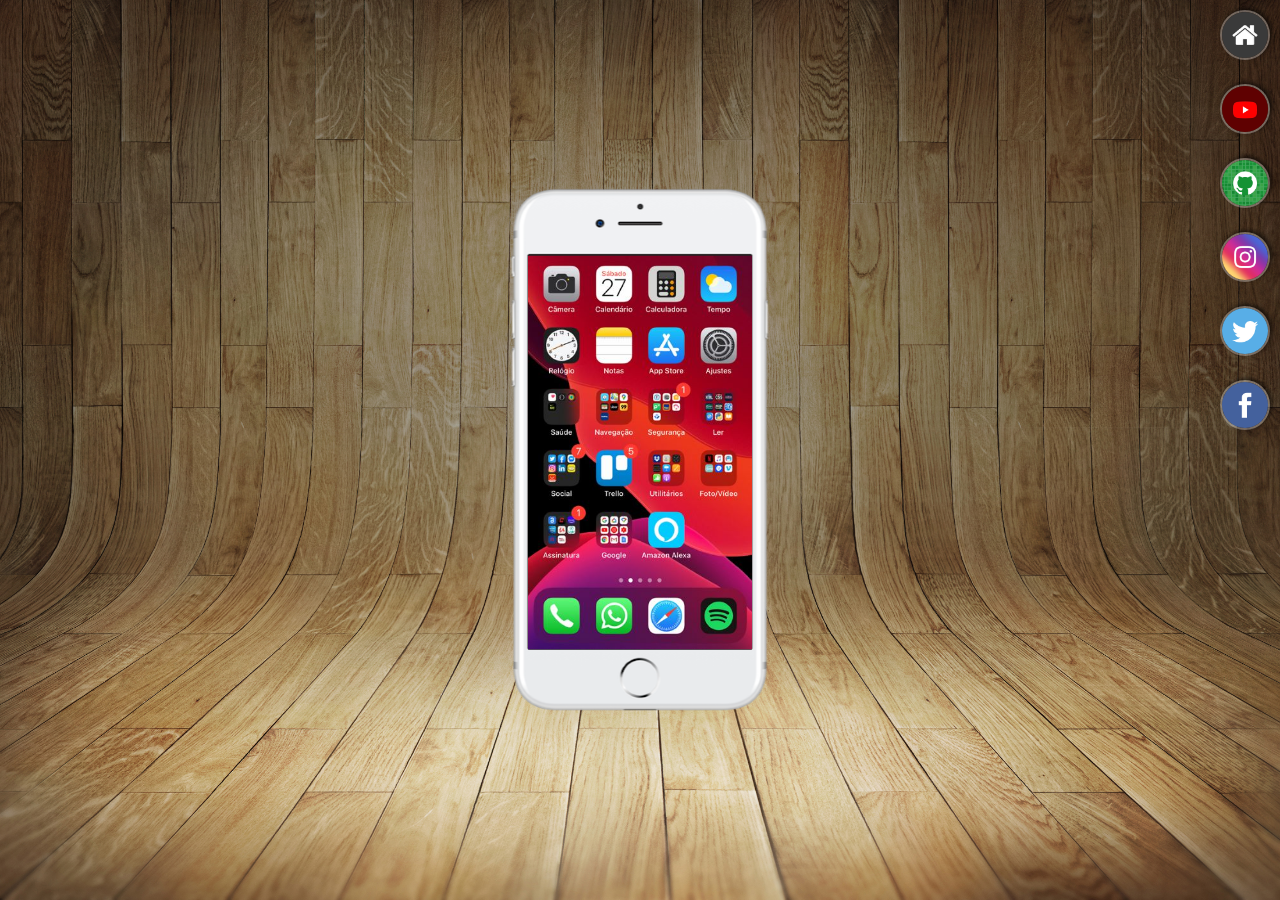
<file: html/index.html>
<!DOCTYPE html>
<html lang="pt-br">
<head>
    <meta charset="UTF-8">
    <meta name="viewport" content="width=device-width, initial-scale=1.0">
    <link rel="shortcut icon" href="../images/favicon.ico" type="image/x-icon">
    <link rel="stylesheet" href="../css/style.css">
    <title>Projeto Redes Sociais</title>
</head>
<body>
    <main>
        <section class="telefone">
            <iframe src="home.html" frameborder="0" name="tela" id="tela"></iframe>
        </section>
        <section class="redeSociais">
            <a href="../html/home.html" target="tela"><img src="../images/logo-home.jpg" alt=""></a> <br>
            <a href="../html/youtube.html" target="tela"><img src="../images/logo-youtube.jpg" alt=""></a> <br>
            <a href="../html/github.html" target="tela"><img src="../images/logo-github.jpg" alt=""></a> <br>
            <a href="../html/instagram.html" target="tela"><img src="../images/logo-instagram.jpg" alt=""></a> <br>
            <a href="../html/twitter.html" target="tela"><img src="../images/logo-twitter.jpg" alt=""></a> <br>
            <a href="../html/facebook.html" target="tela"><img src="../images/logo-facebook.jpg" alt=""></a>
        </section>
    </main>
</body>
</html>
</file>
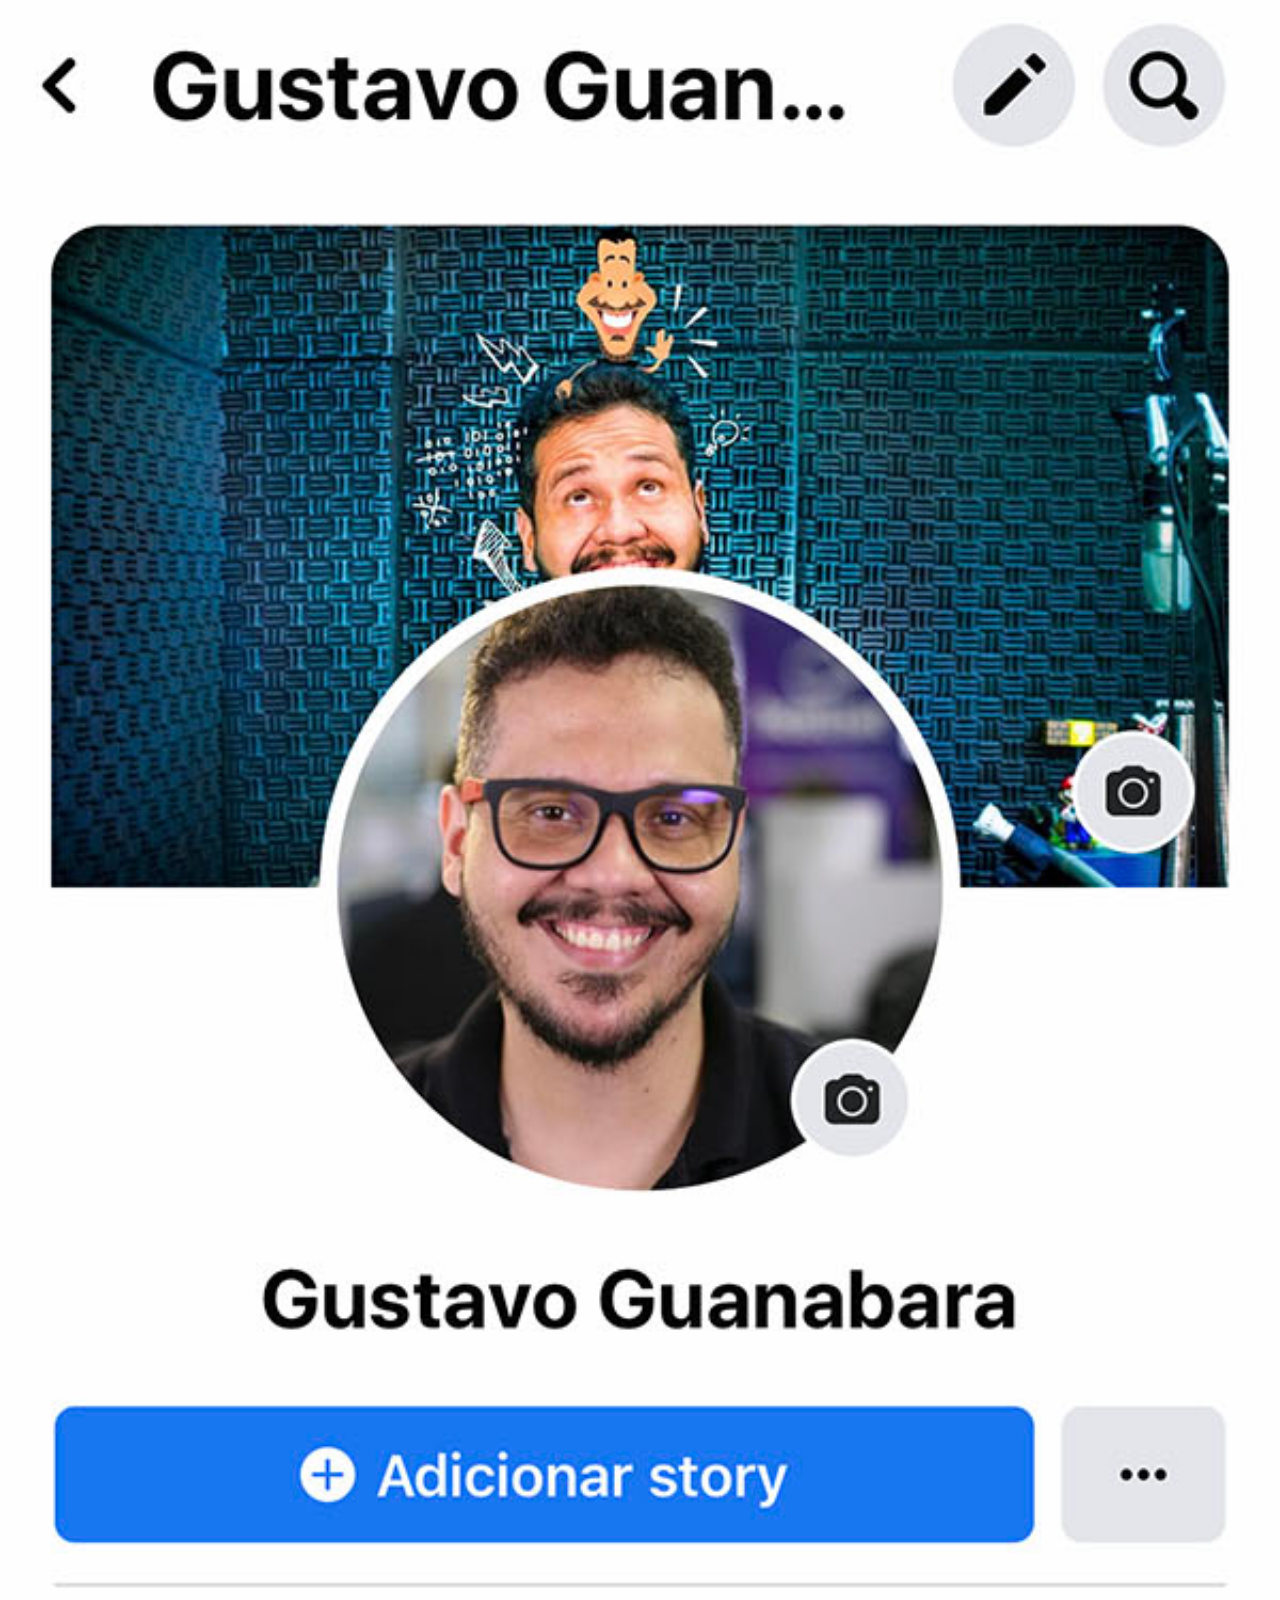
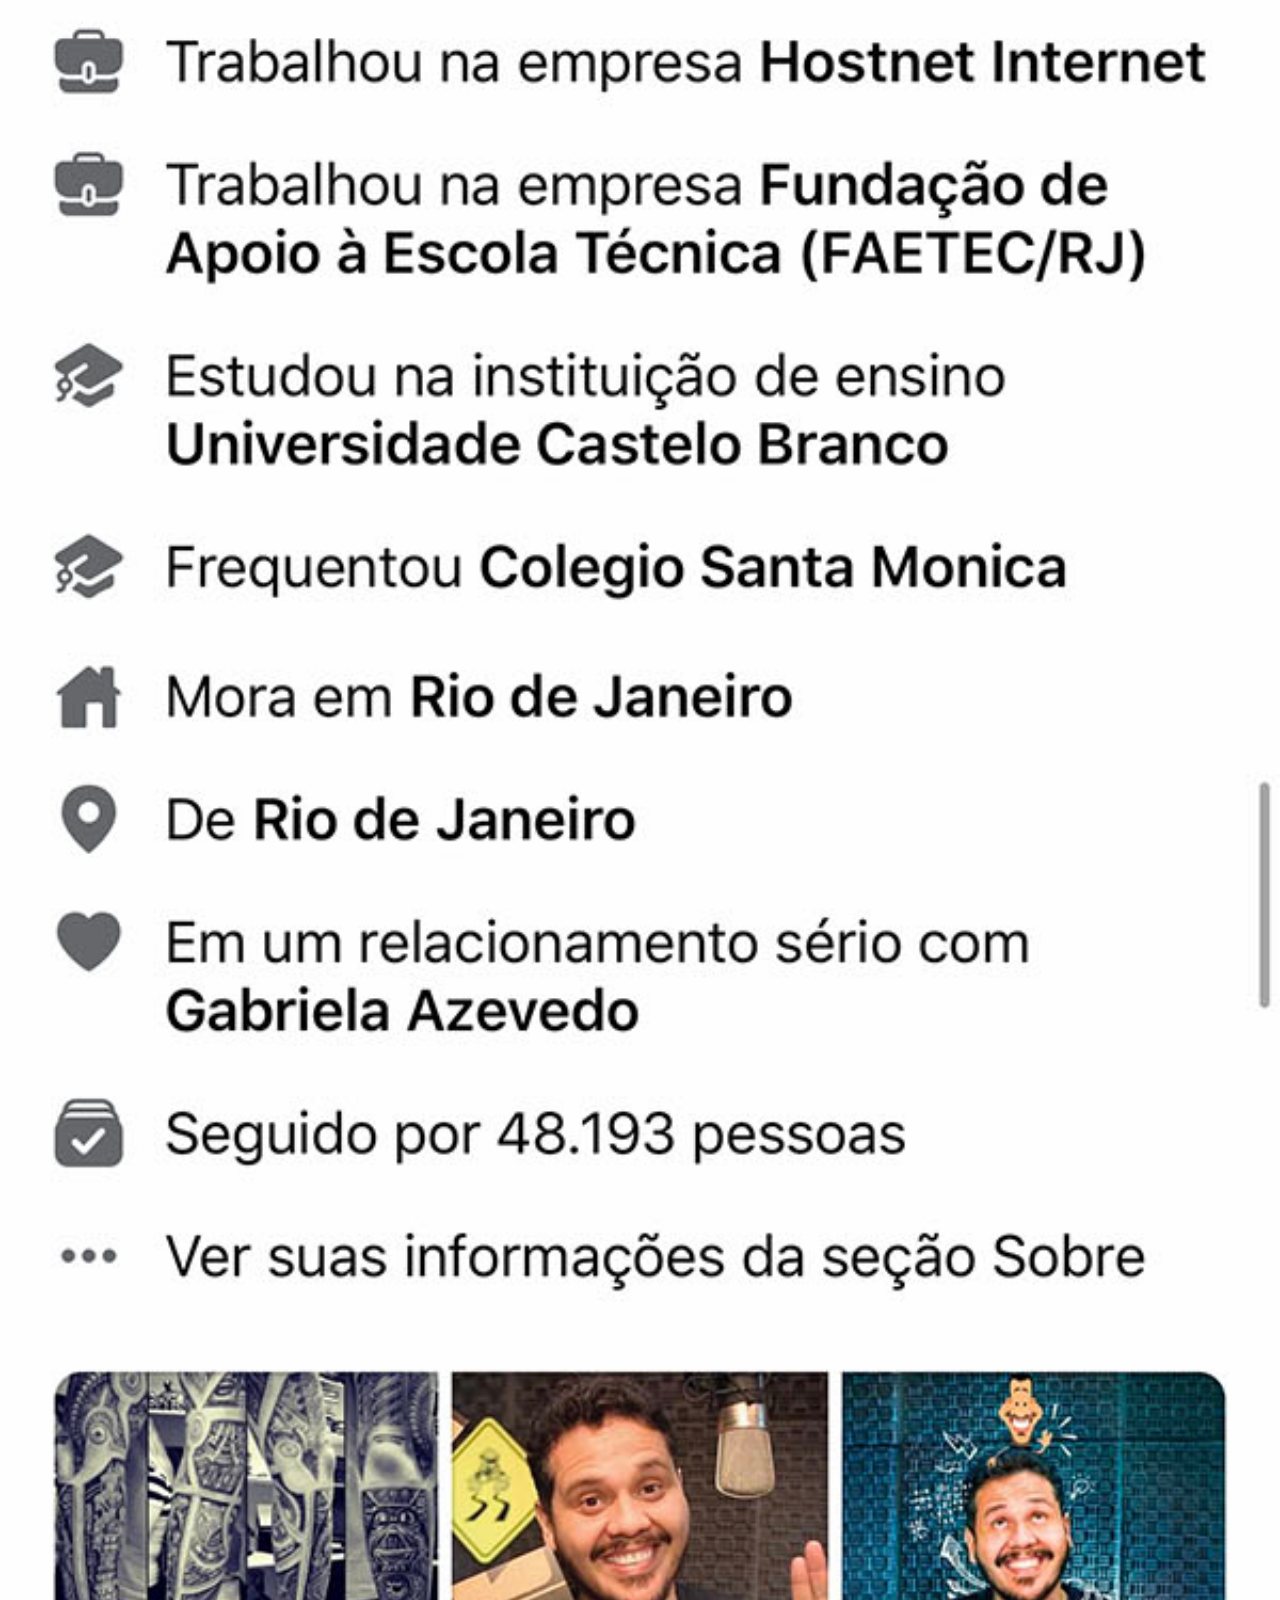
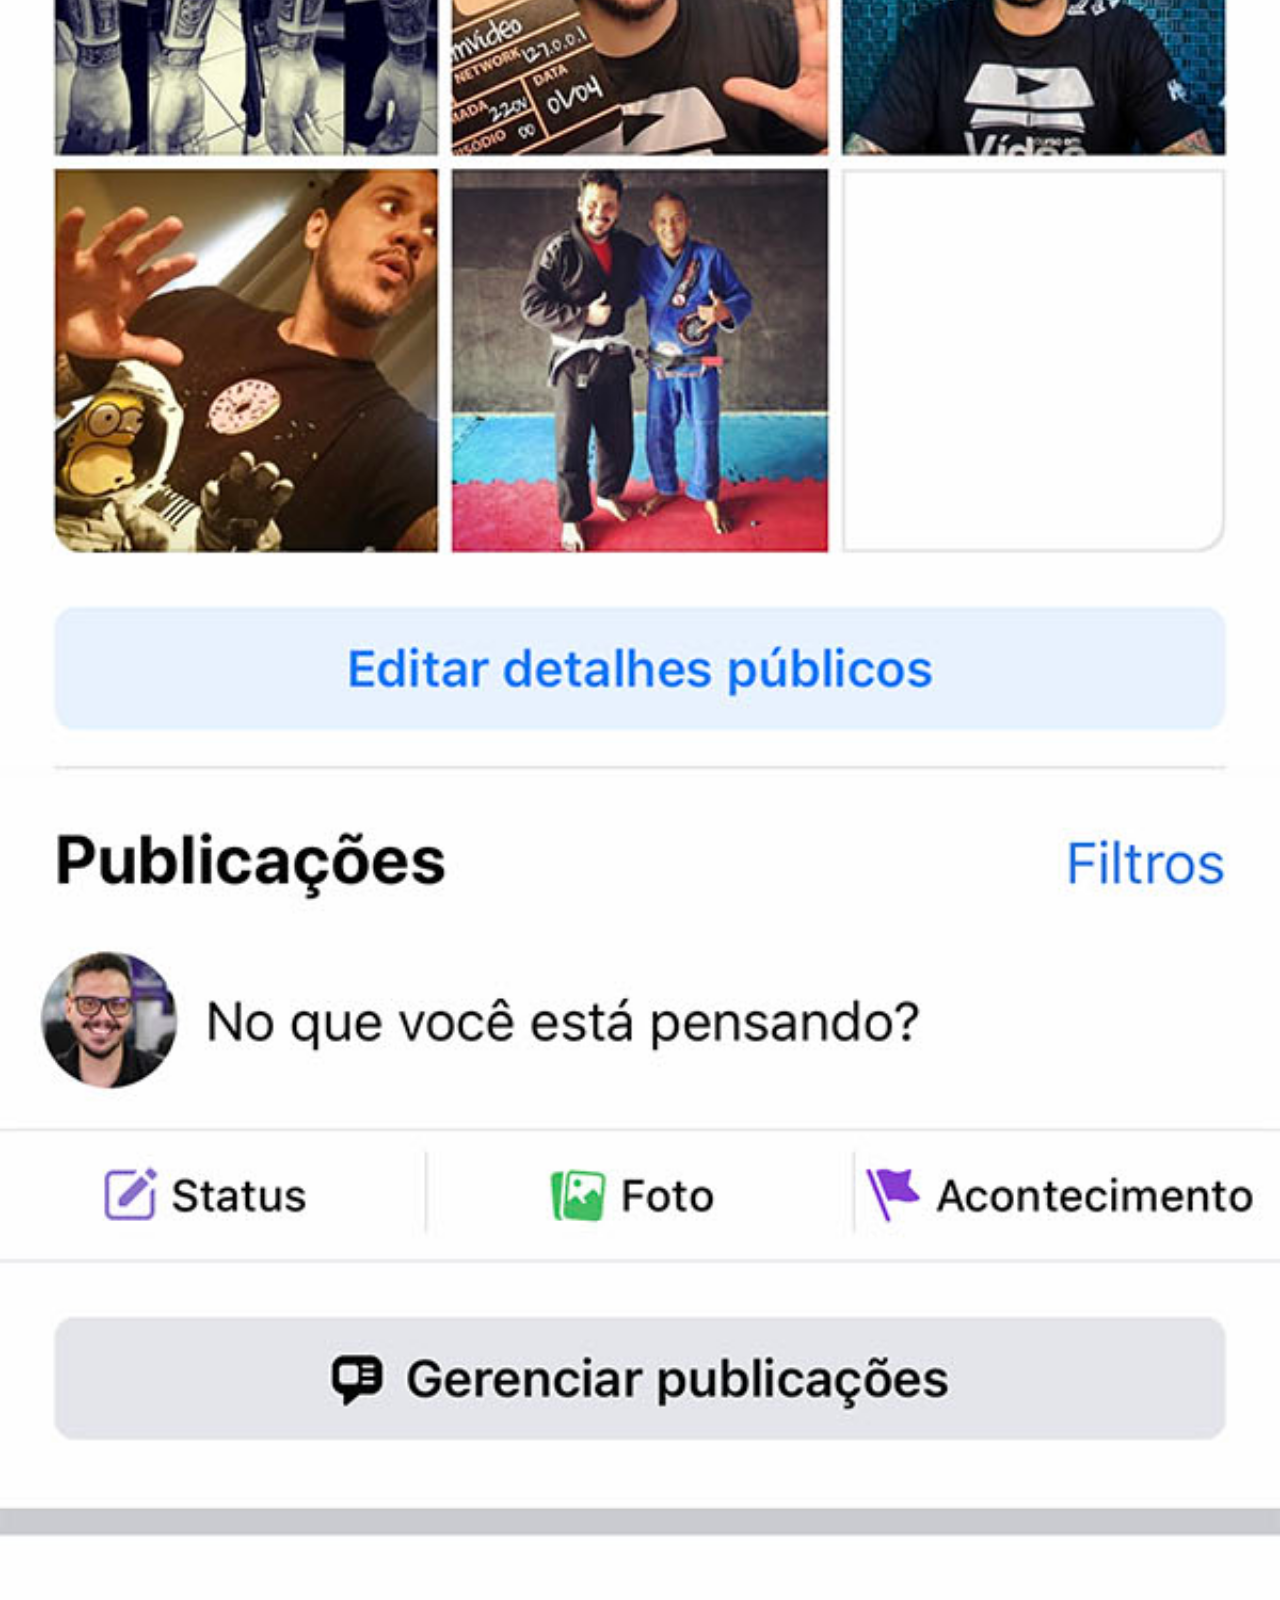
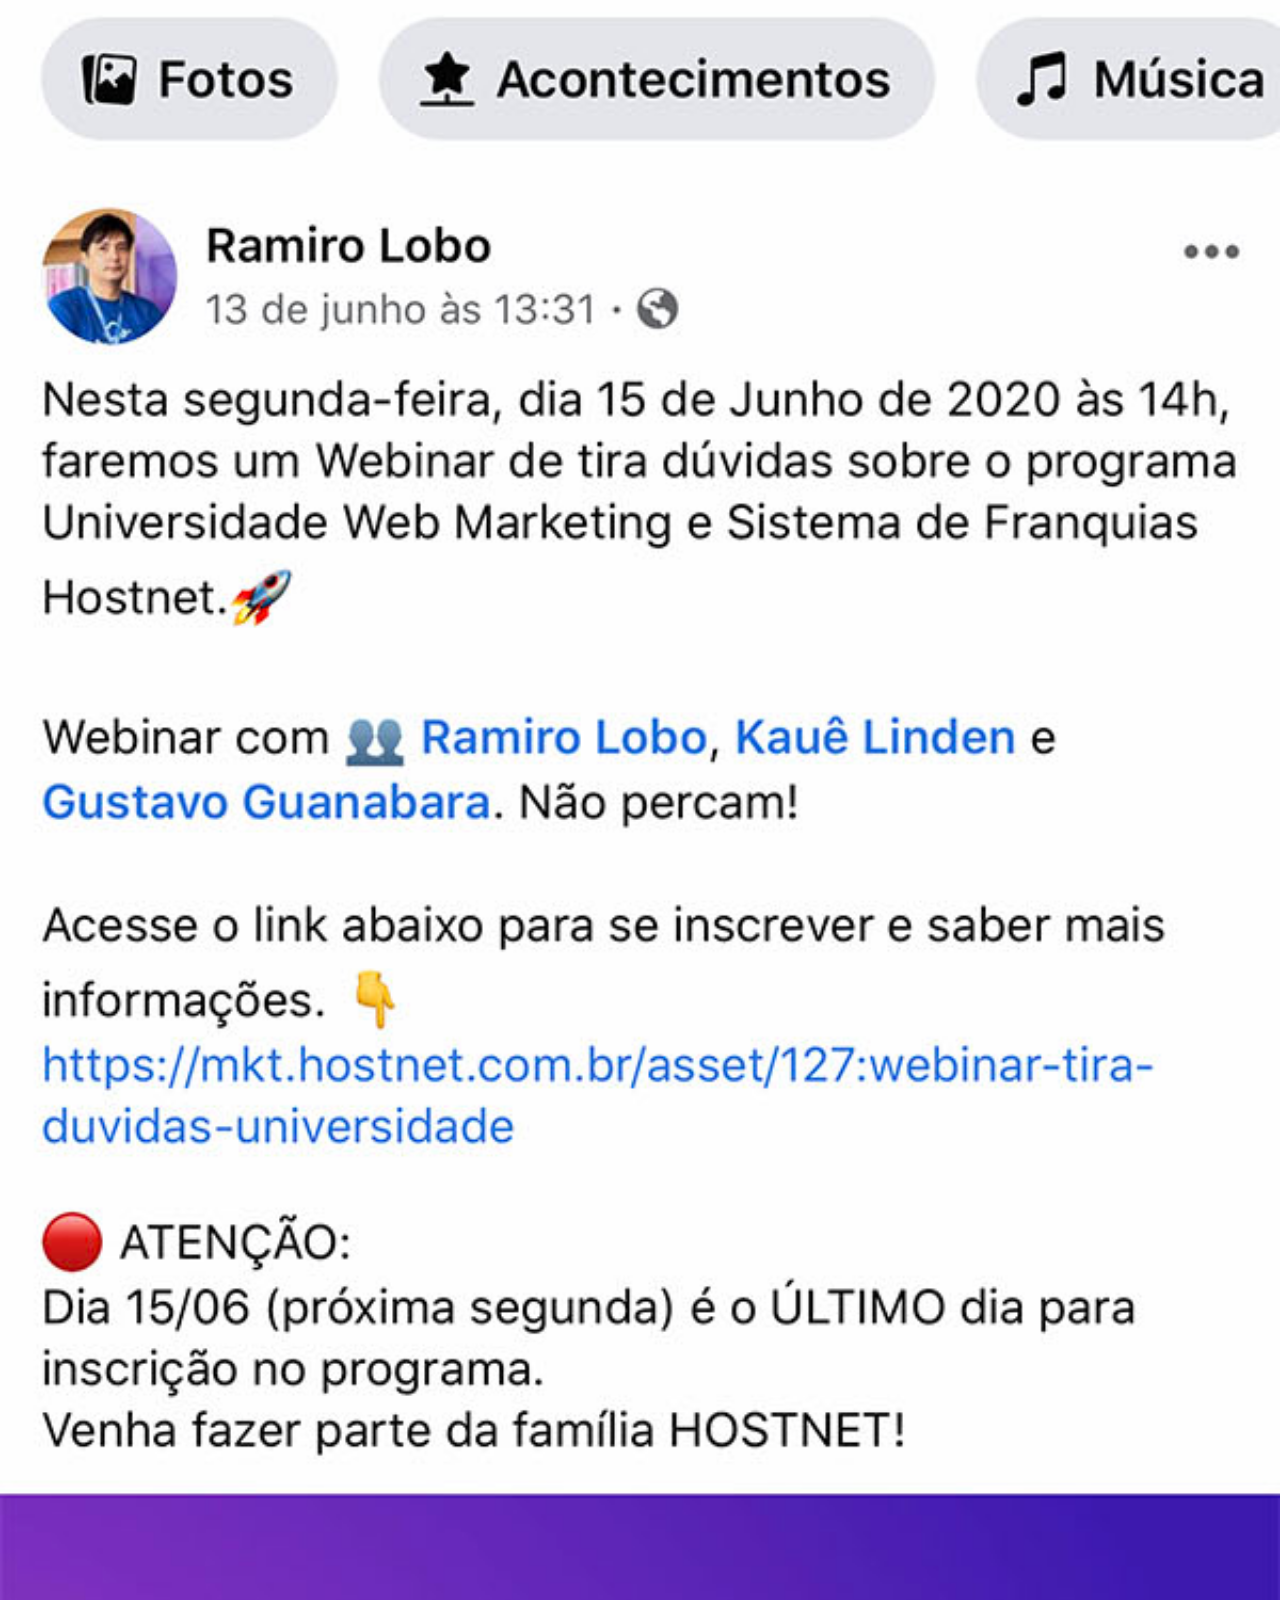
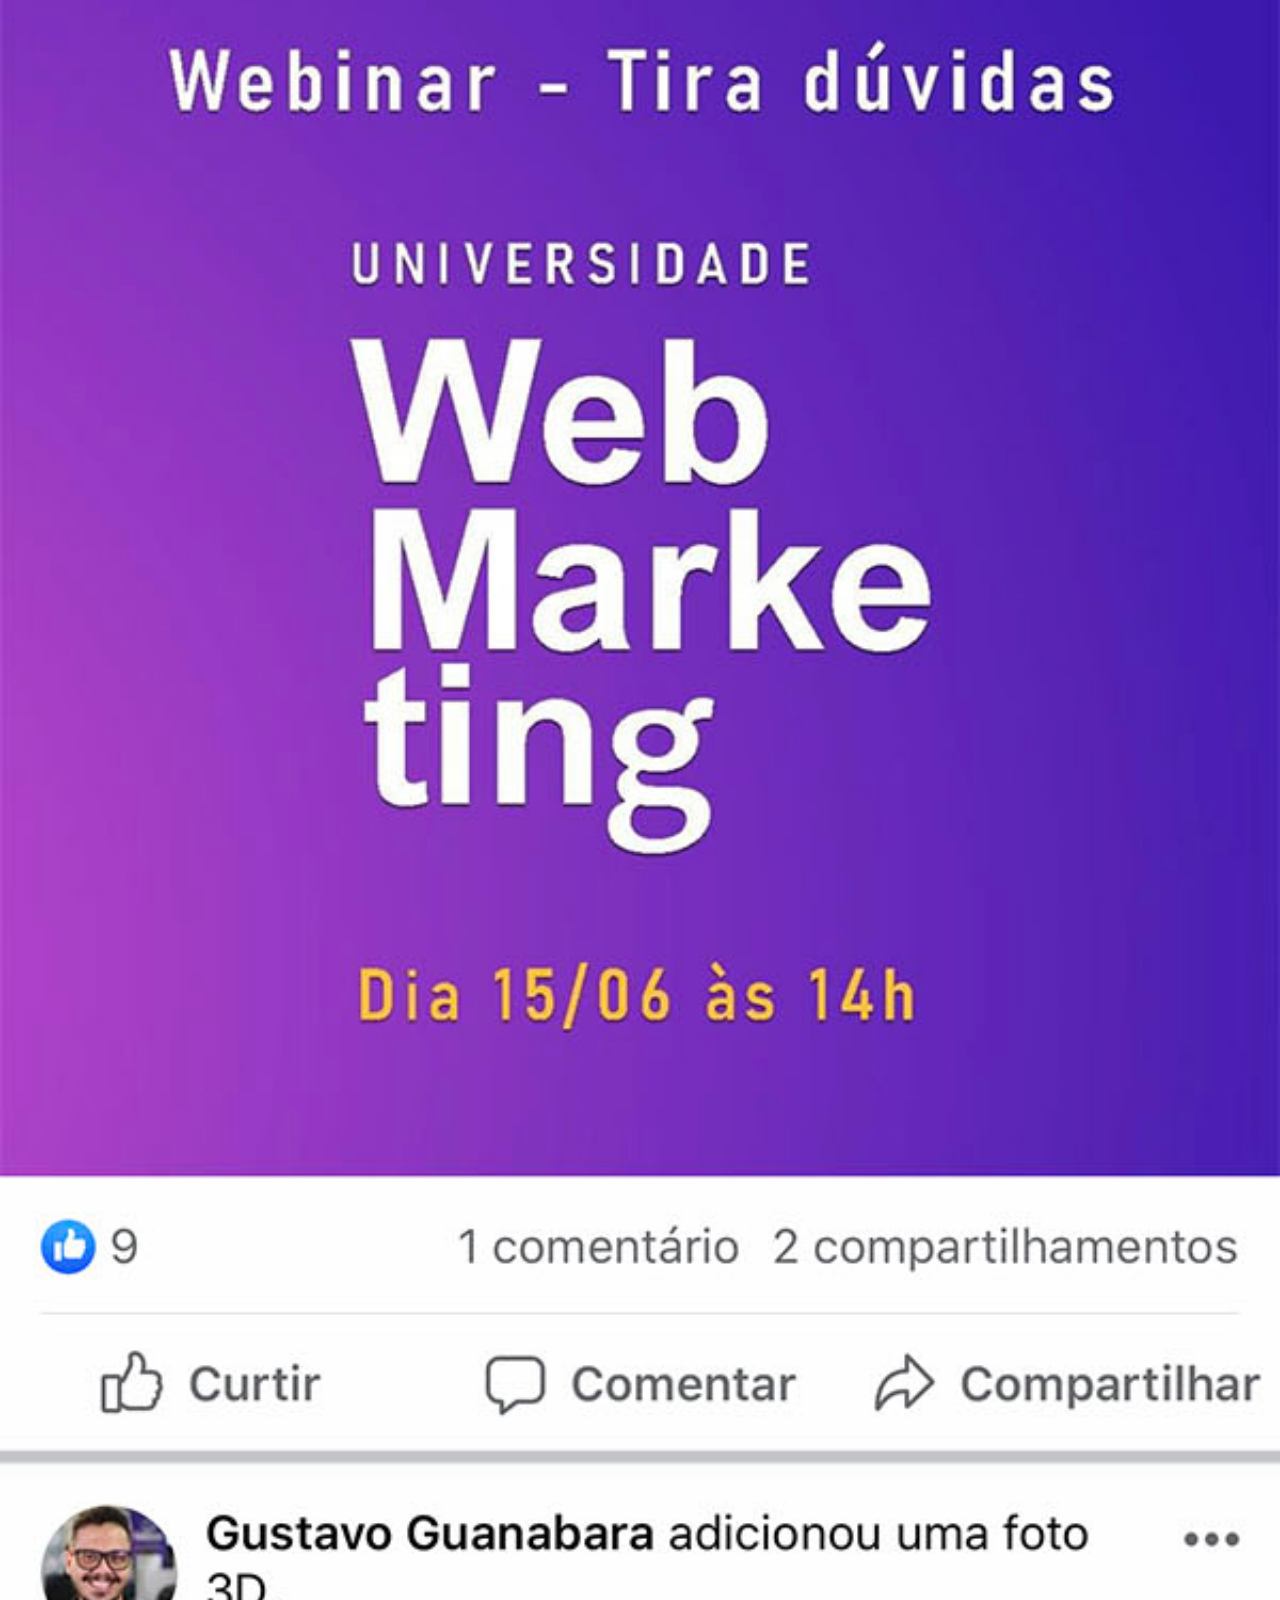
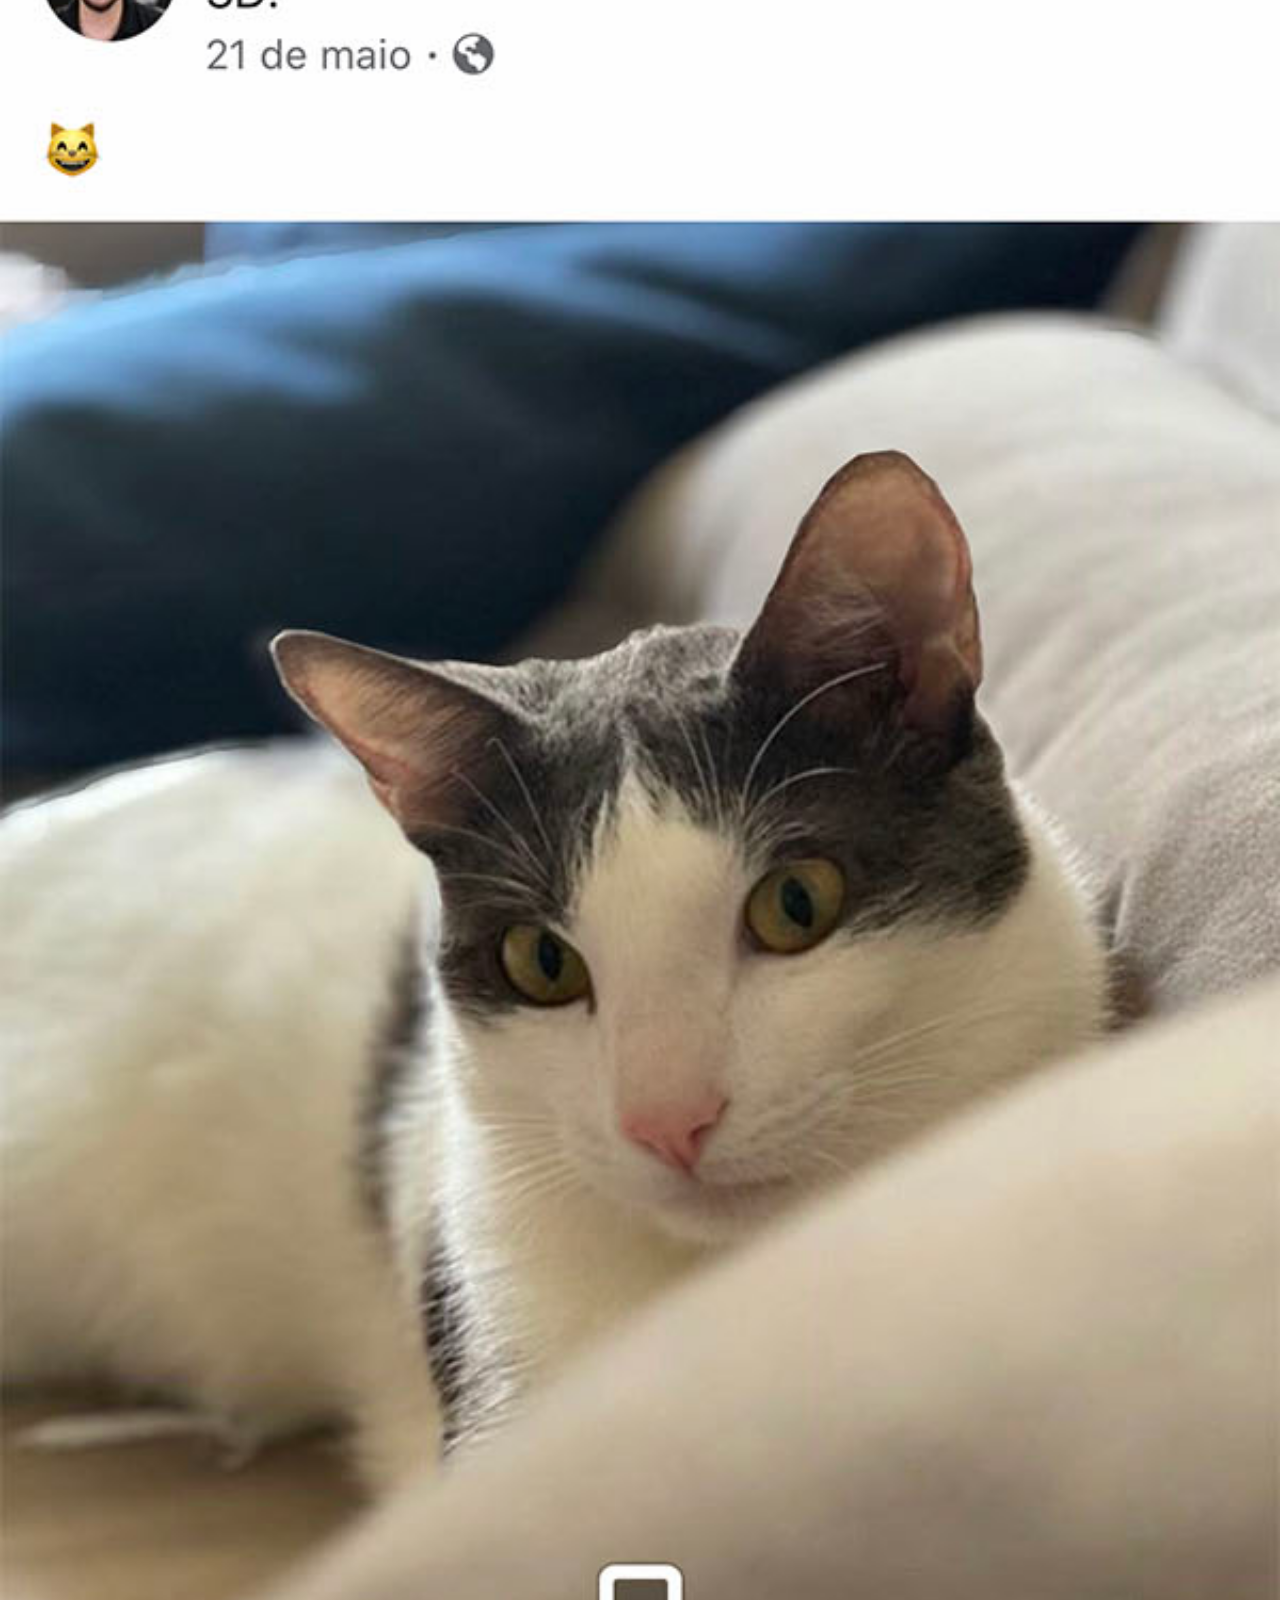
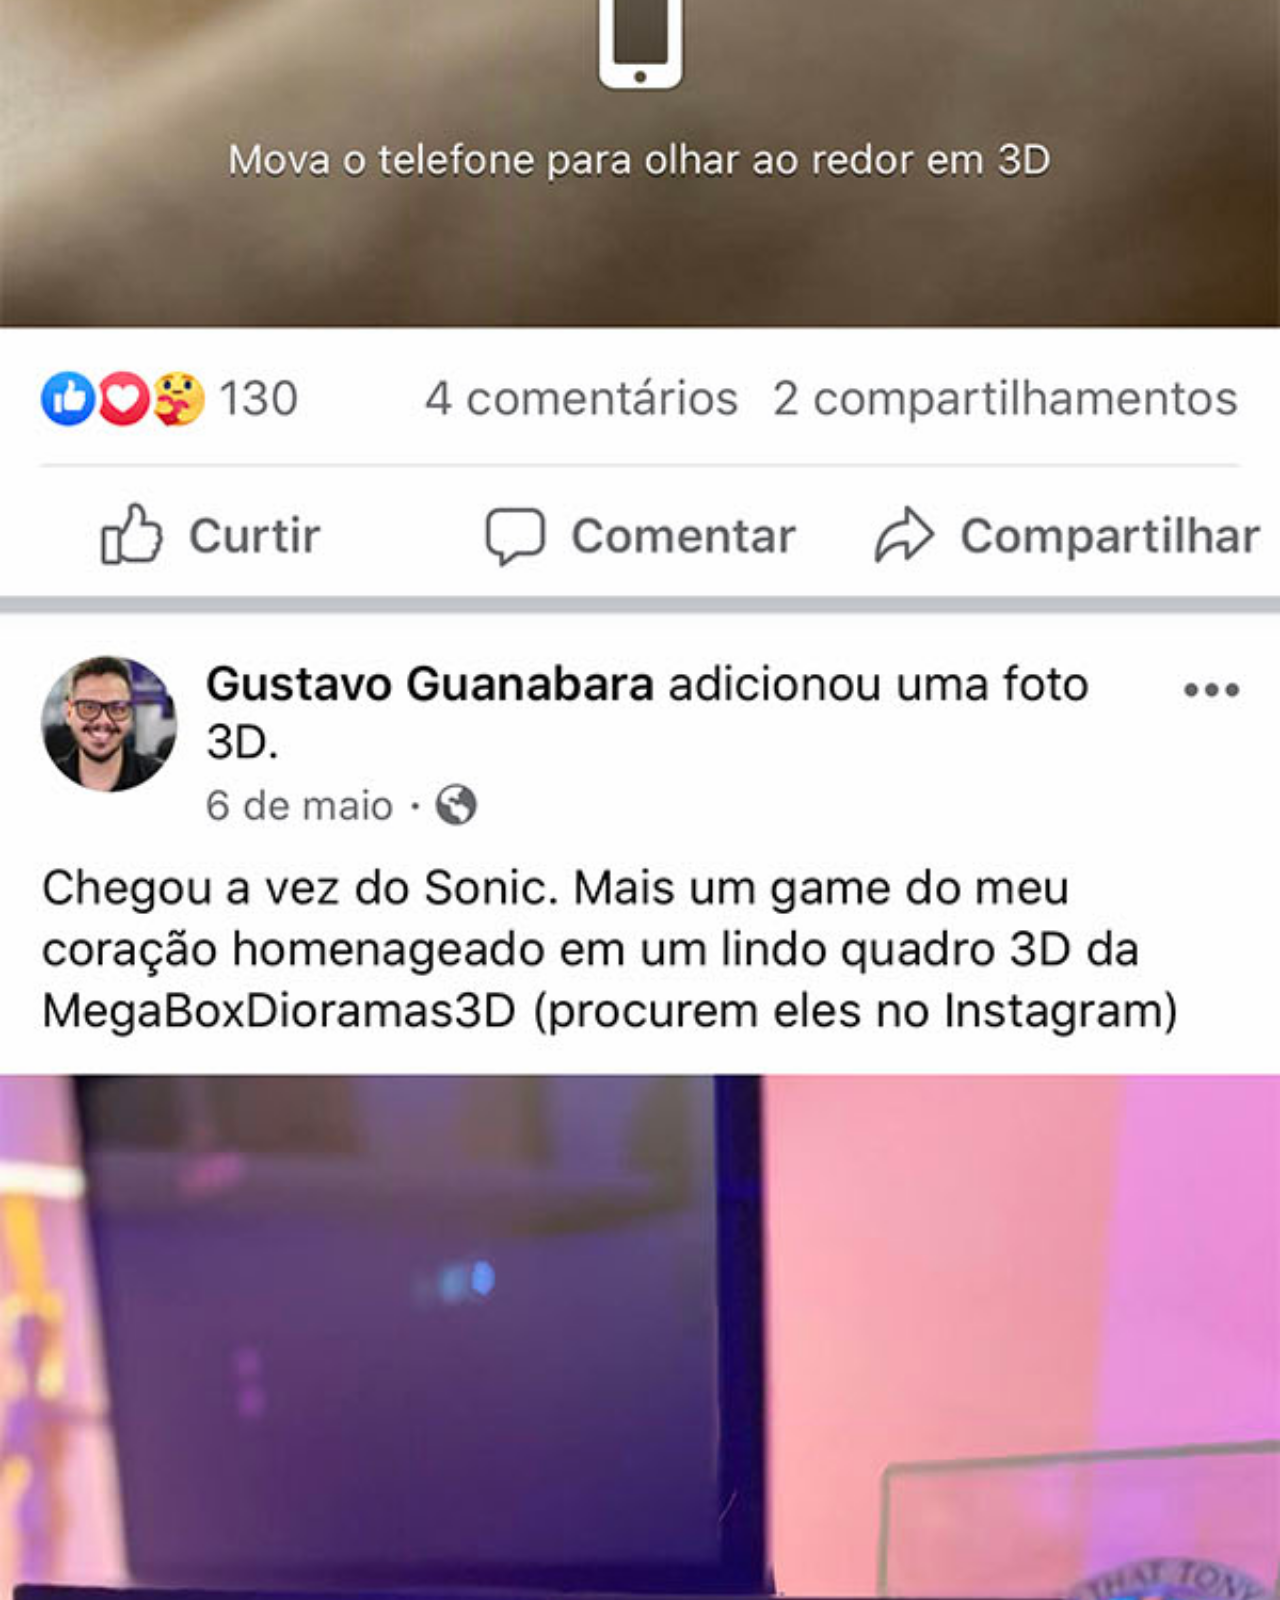
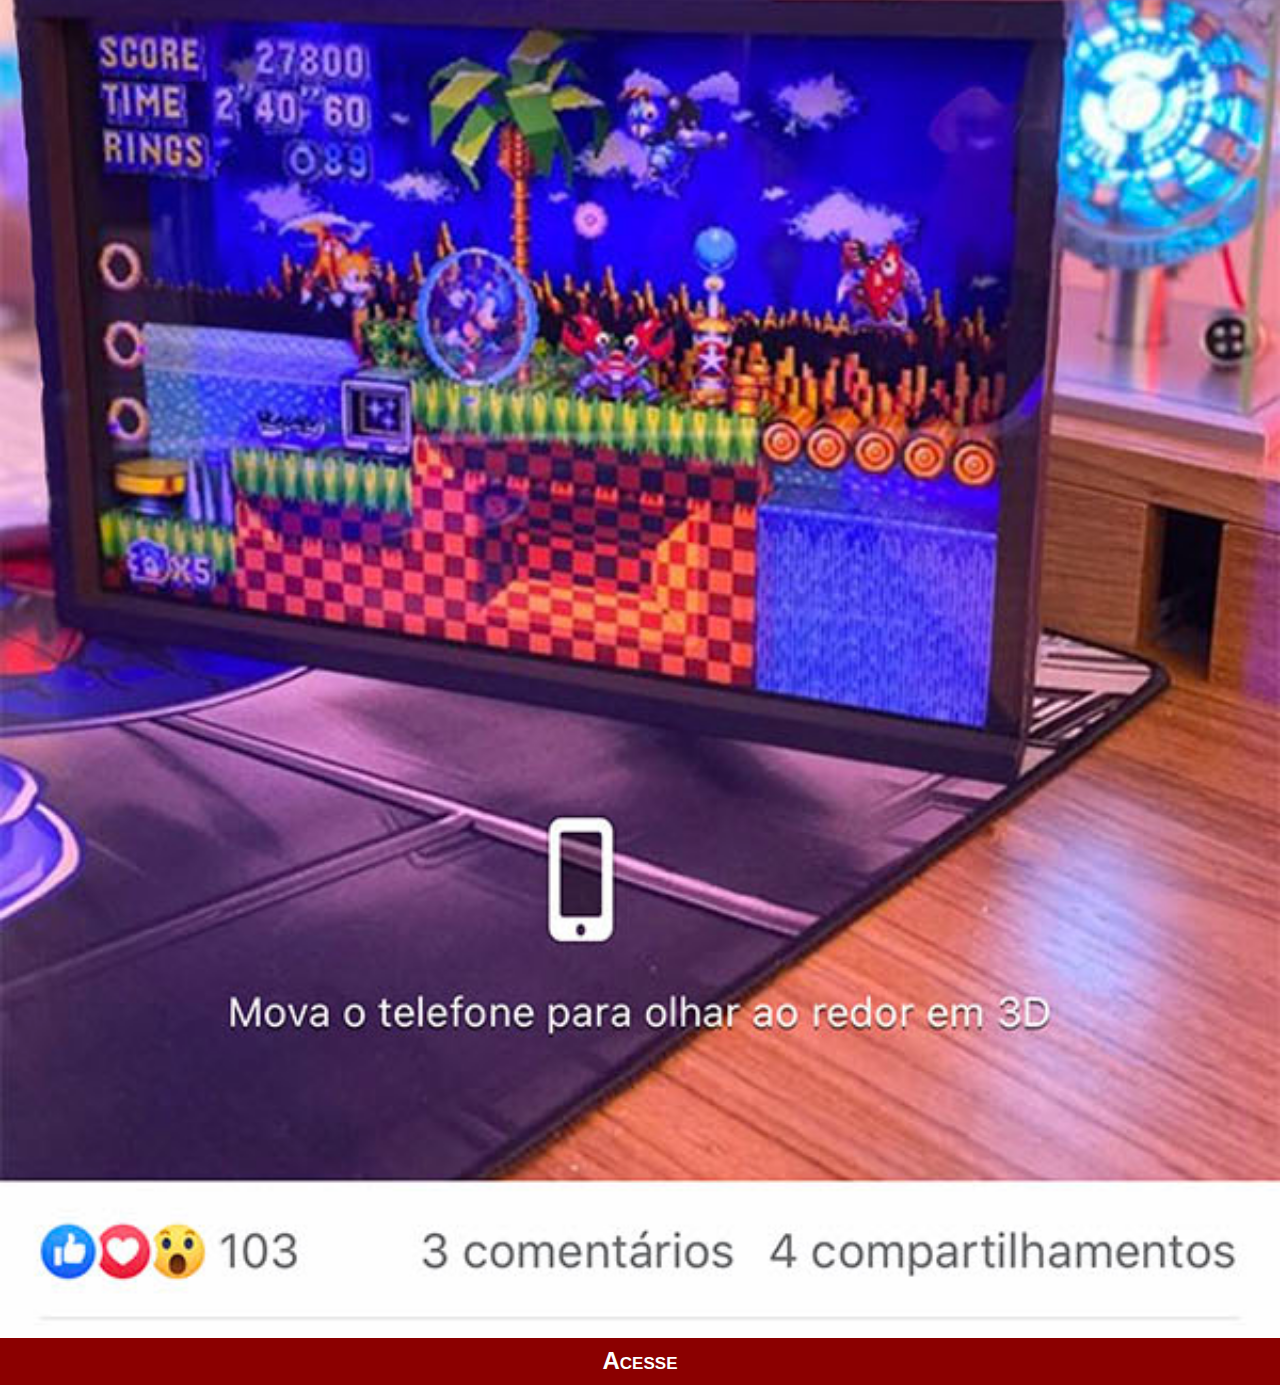
<file: html/facebook.html>
<!DOCTYPE html>
<html lang="pt-br">
<head>
    <meta charset="UTF-8">
    <meta name="viewport" content="width=device-width, initial-scale=1.0">
    <link rel="stylesheet" href="../css/social.css">
    <title>YouTube</title>
</head>
<body>
    <img src="../images/tela-facebook.jpg" alt="YouTube">
    <a href="https://www.facebook.com/gustavoguanabara/?locale=pt_BR&checkpoint_src=any" target="_blank">Acesse</a>
</body>
</html>
</file>
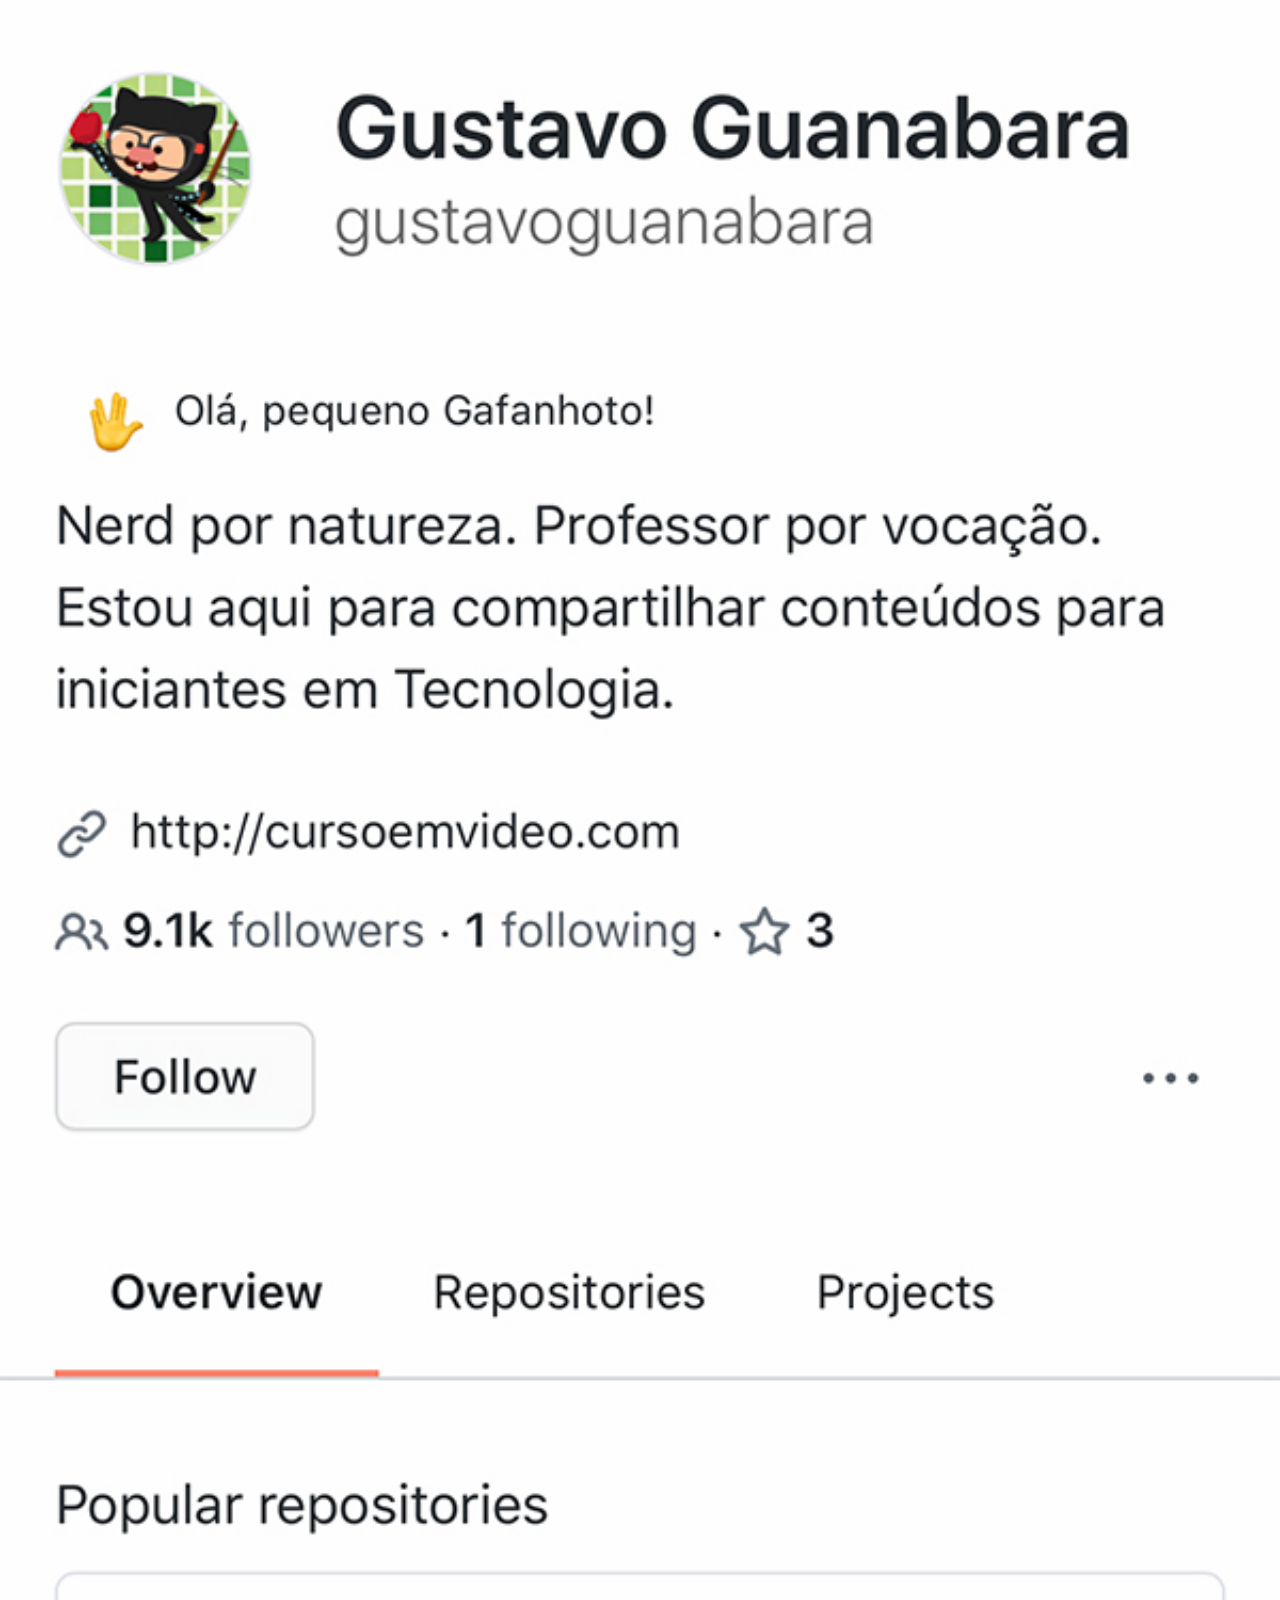
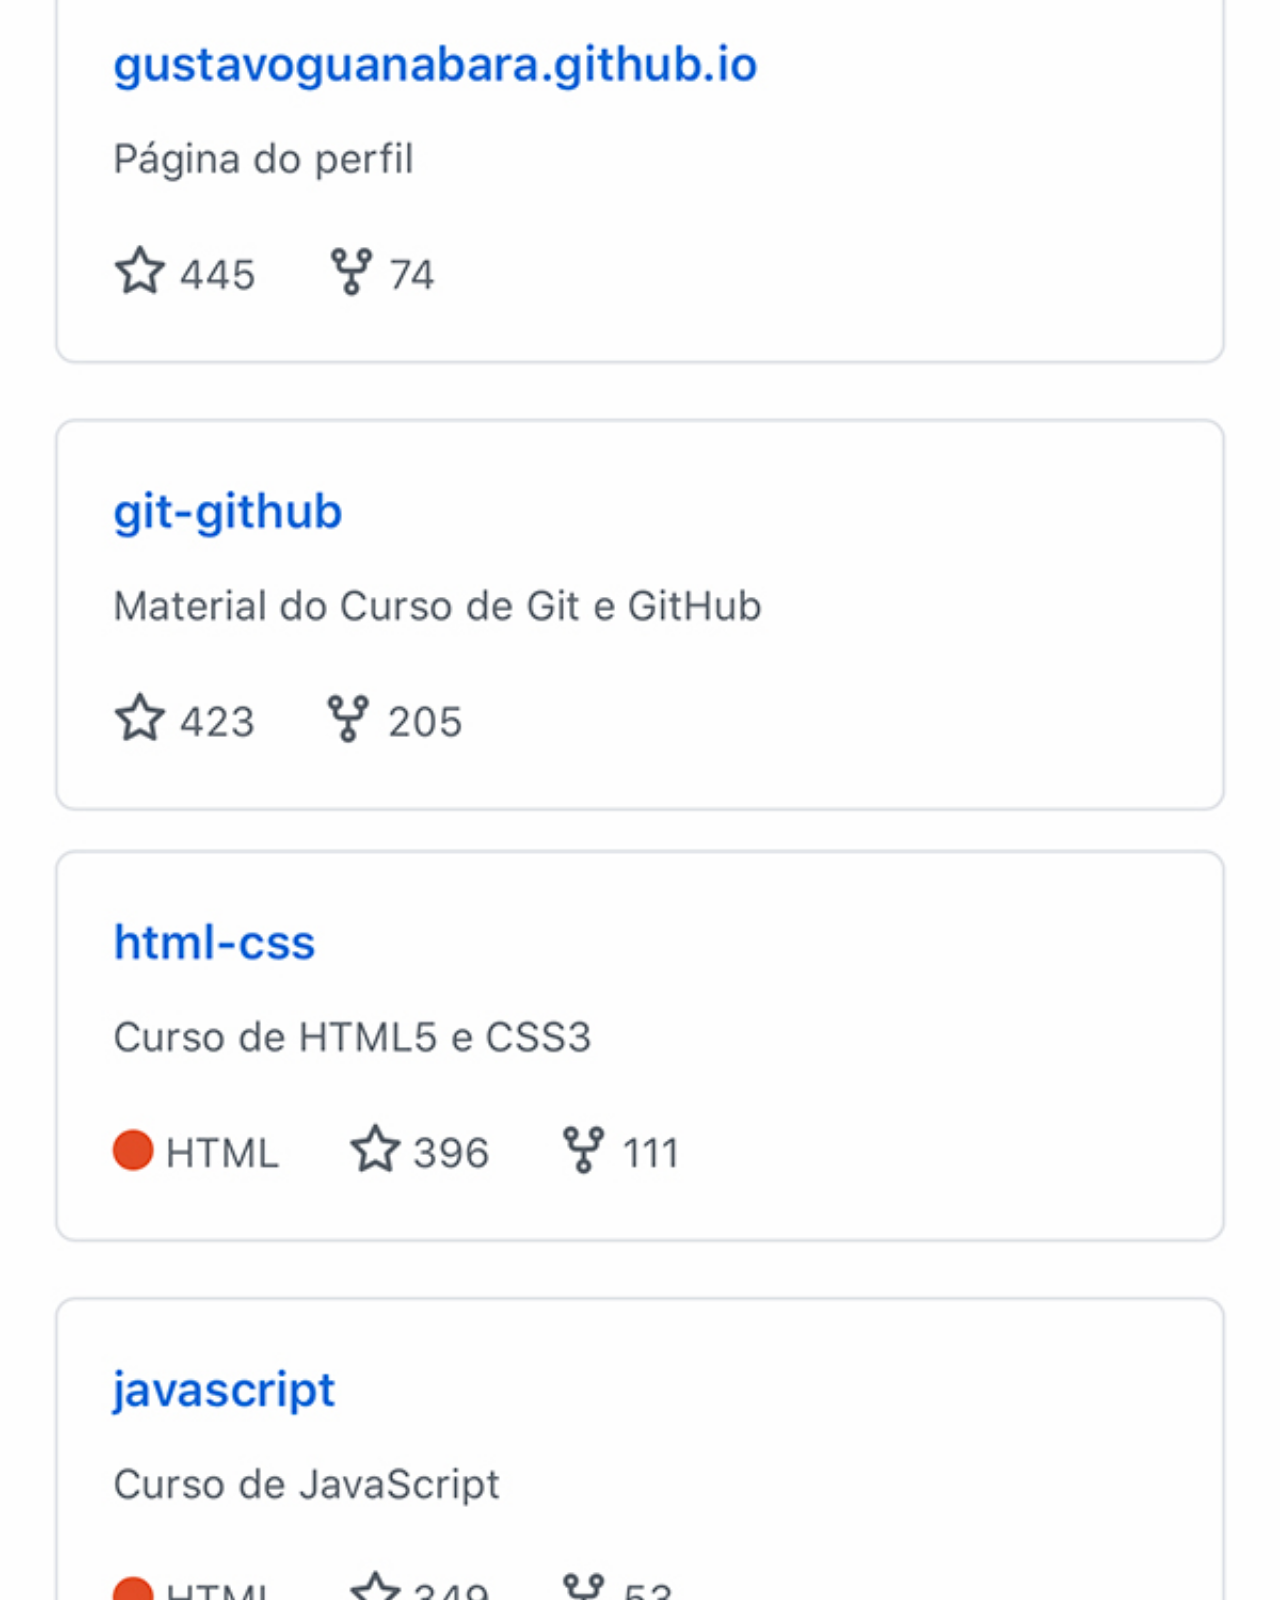
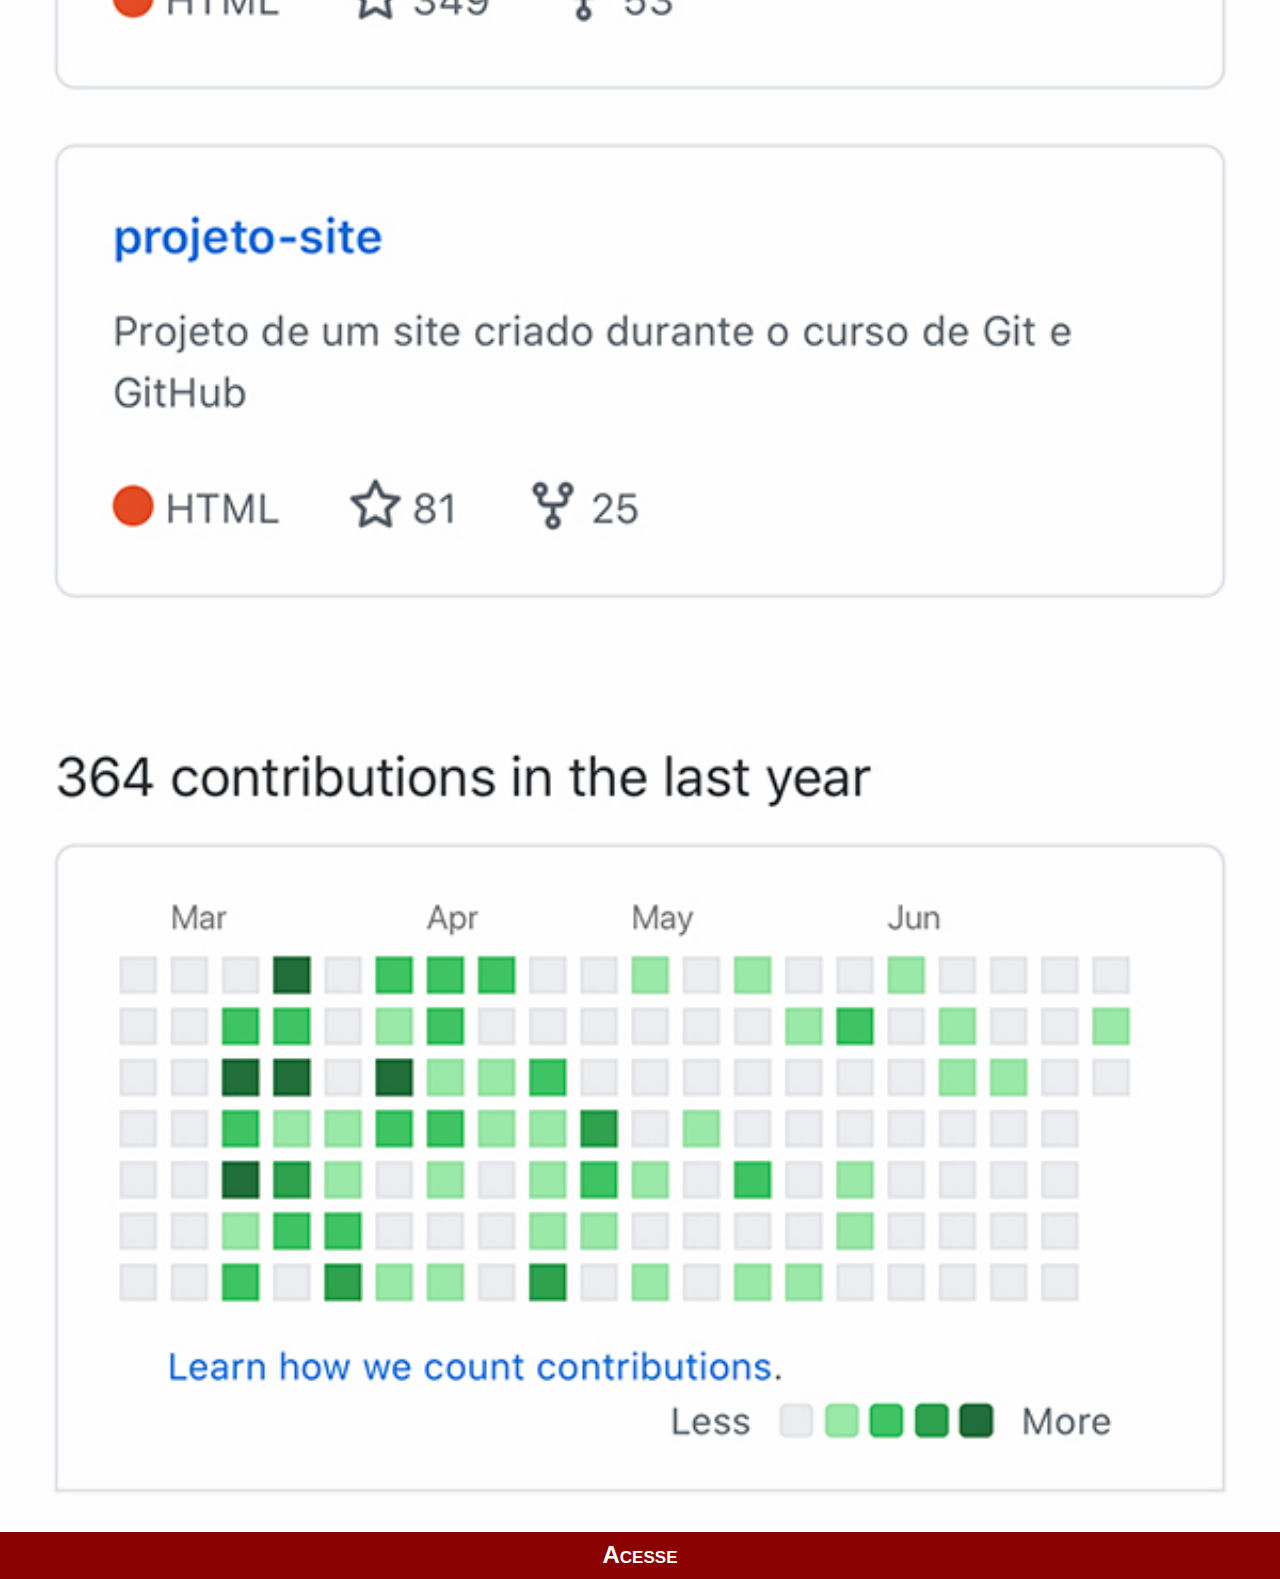
<file: html/github.html>
<!DOCTYPE html>
<html lang="pt-br">
<head>
    <meta charset="UTF-8">
    <meta name="viewport" content="width=device-width, initial-scale=1.0">
    <link rel="stylesheet" href="../css/social.css">
    <title>GitHub</title>
</head>
<body>
    <img src="../images/tela-github.jpg" alt="GitHub">
    <a href="https://github.com/gustavoguanabara?tab=repositories" target="_blank">Acesse</a>
</body>
</html>
</file>
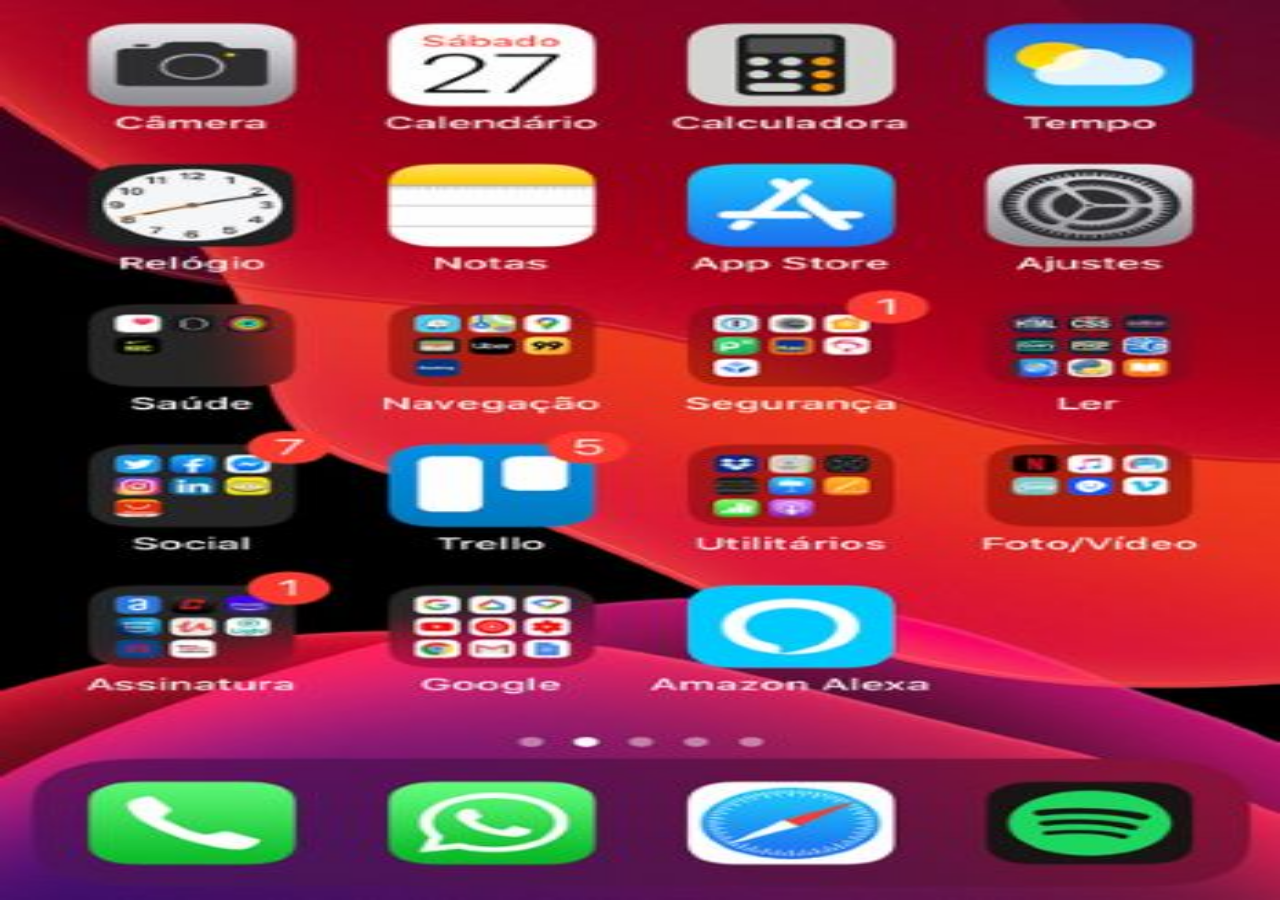
<file: html/home.html>
<!DOCTYPE html>
<html lang="pt-br">
<head>
    <meta charset="UTF-8">
    <meta name="viewport" content="width=device-width, initial-scale=1.0">
    <title>Home</title>
    <style>
        * {
            margin: 0px;
            padding: 0px;
        }

        body {
            width: 100vw;
            height: 100vh;
            background-color: black;
            background-image: url(../images/tela-home-p.jpg);
            background-position: center center;
            background-repeat: no-repeat;
            background-size: 100vw 100vh;
            
        }
    </style>
</head>
<body>
    
</body>
</html>
</file>
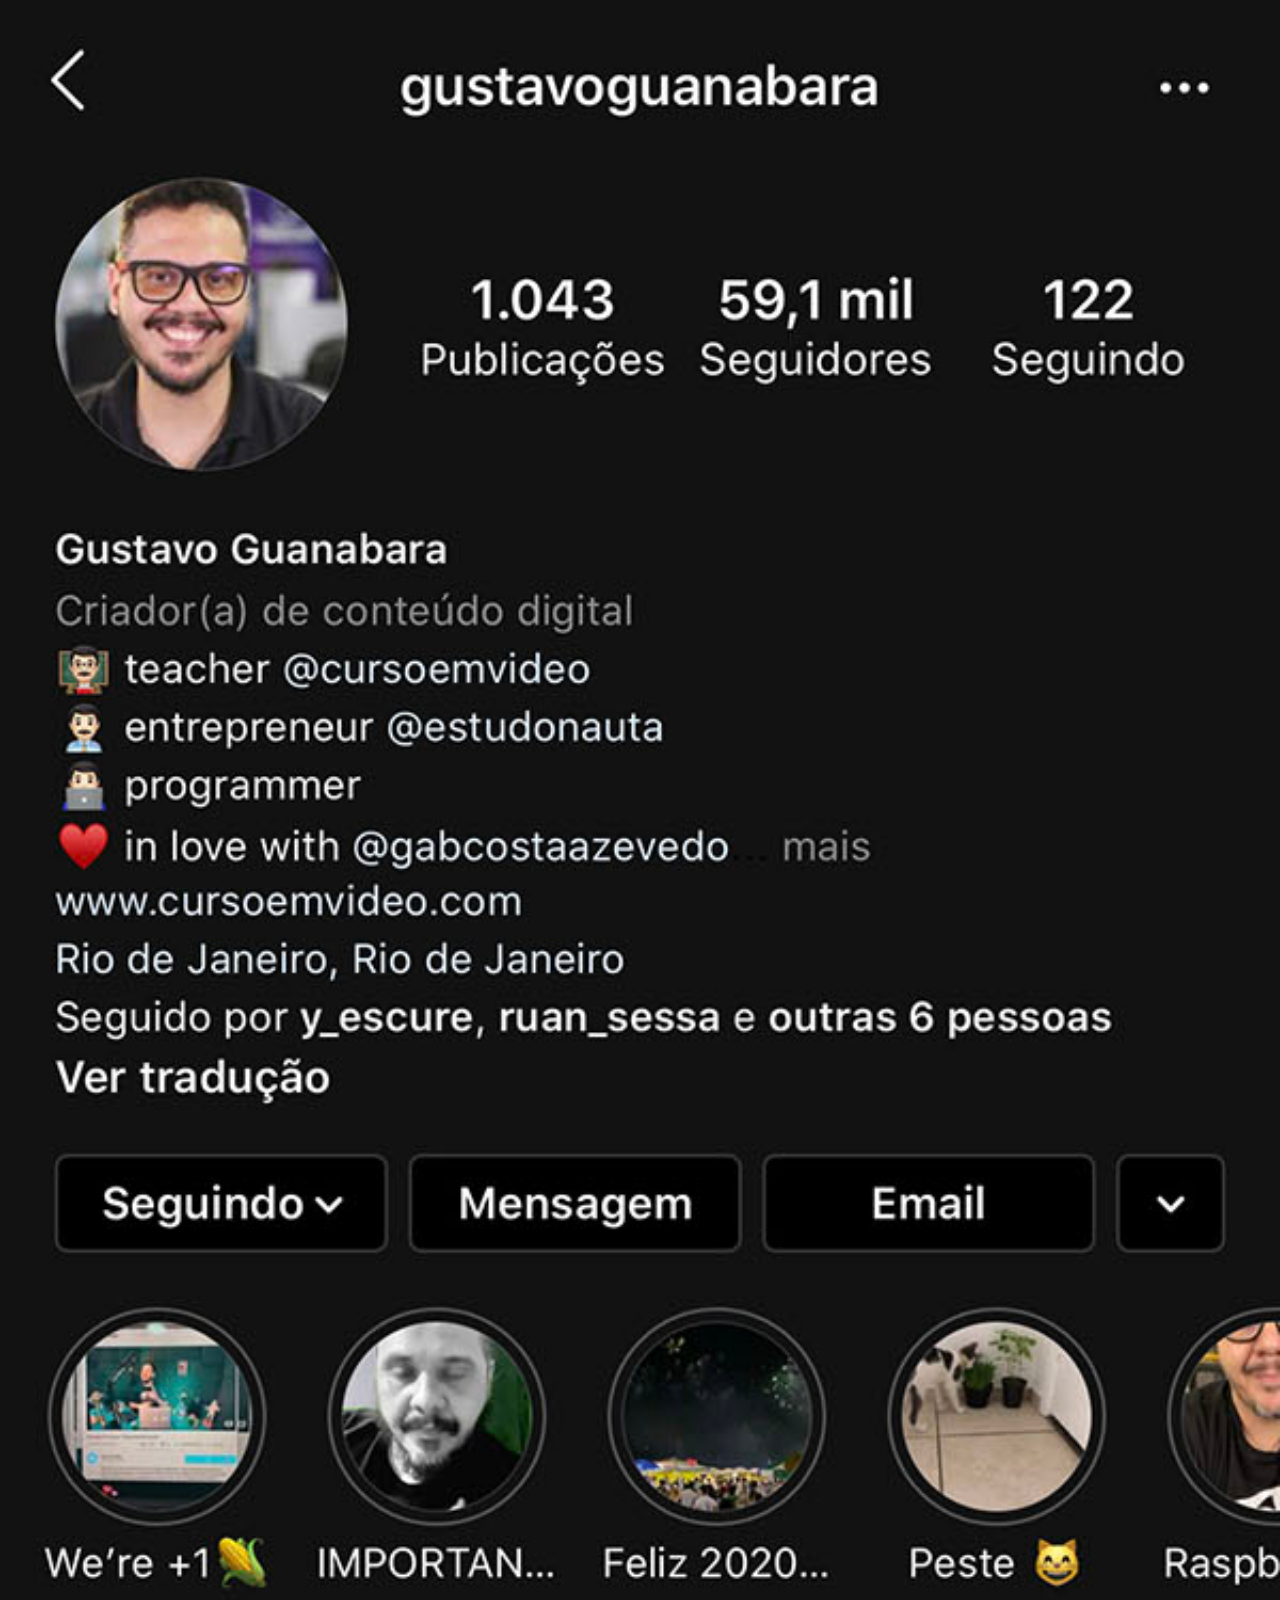
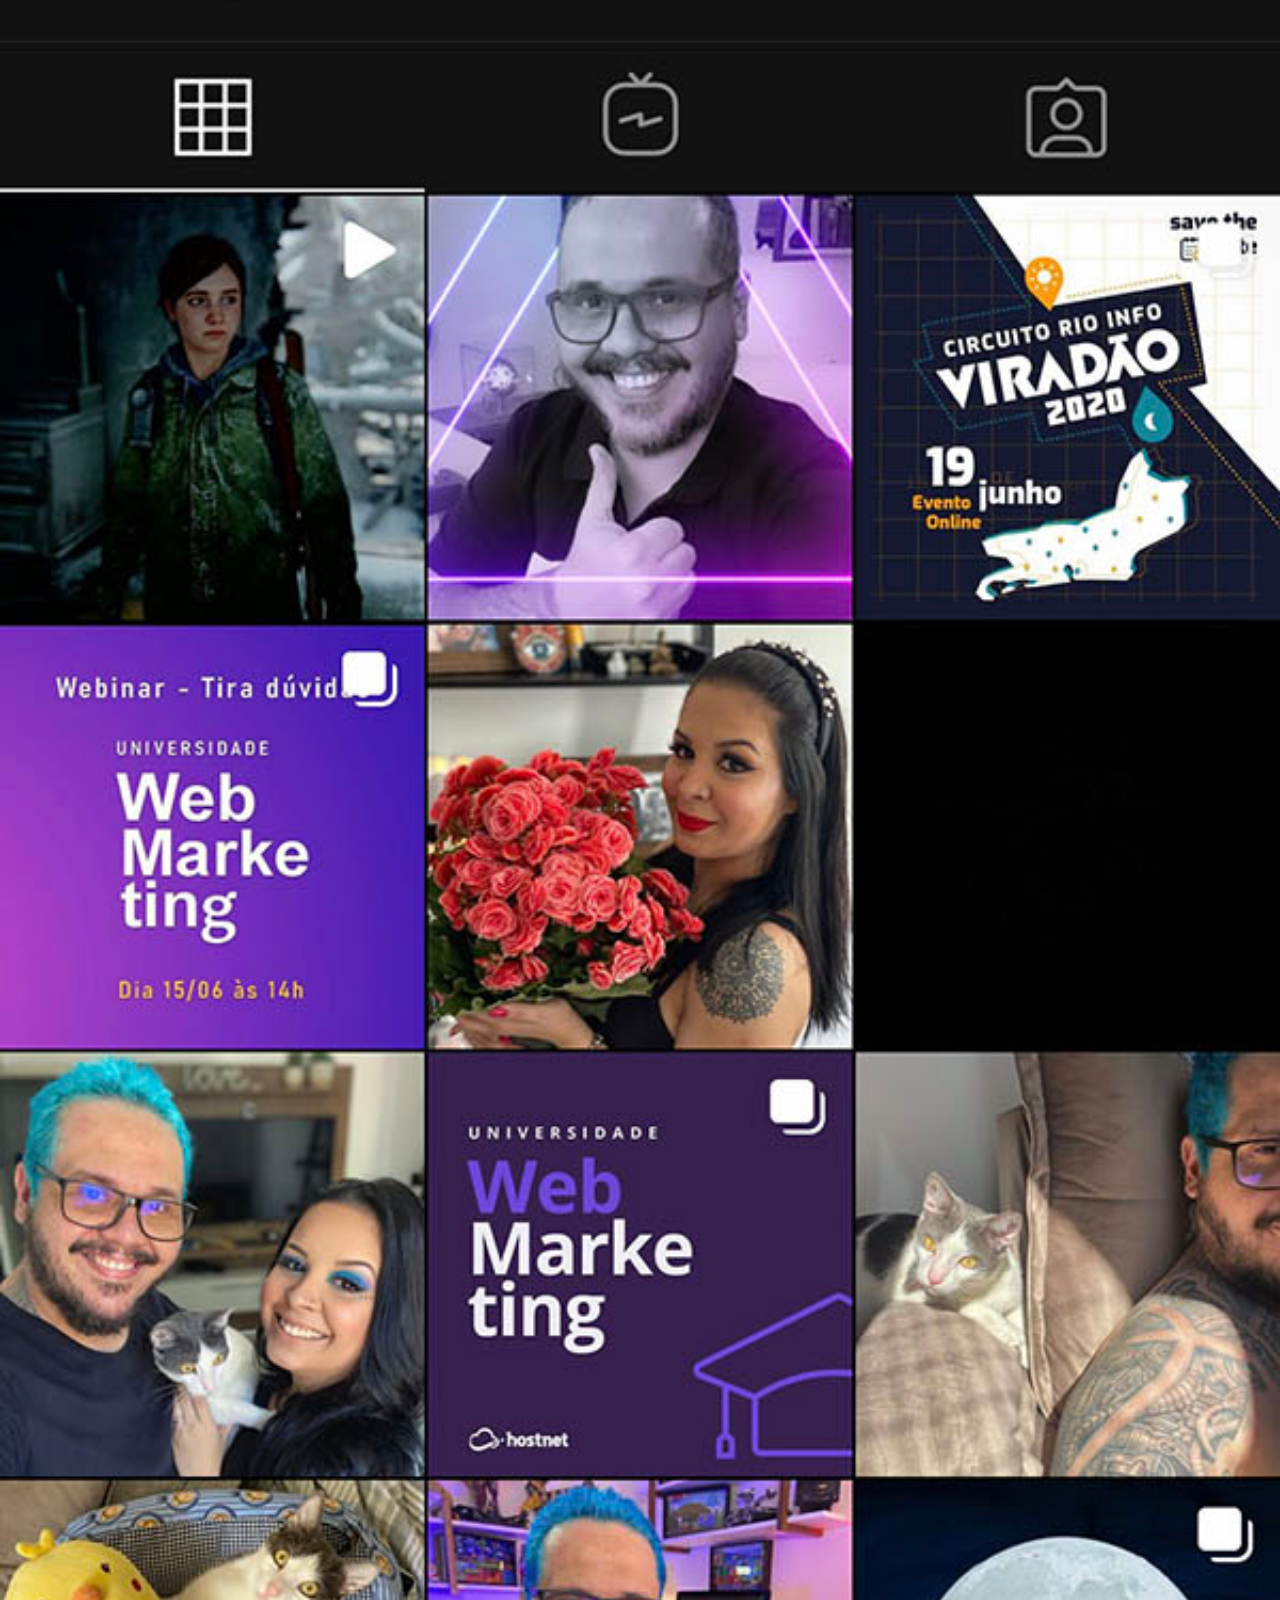
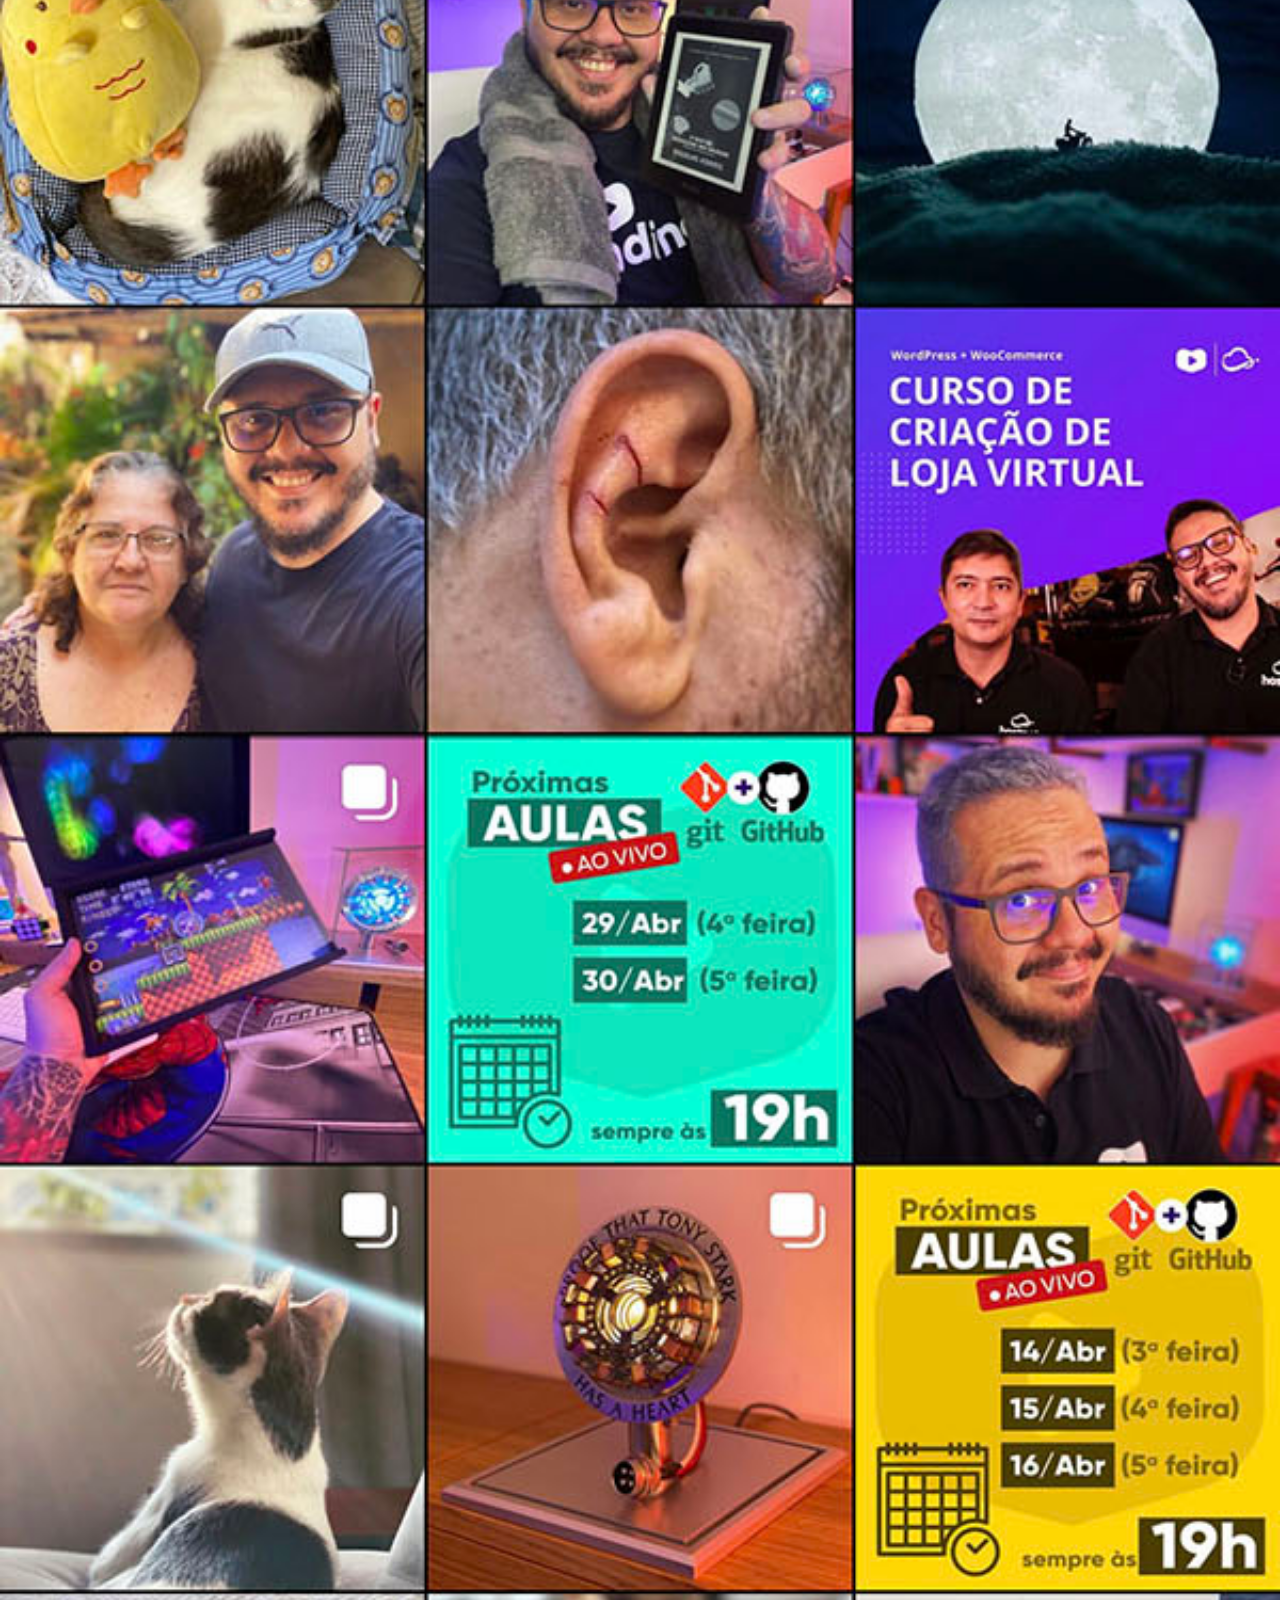
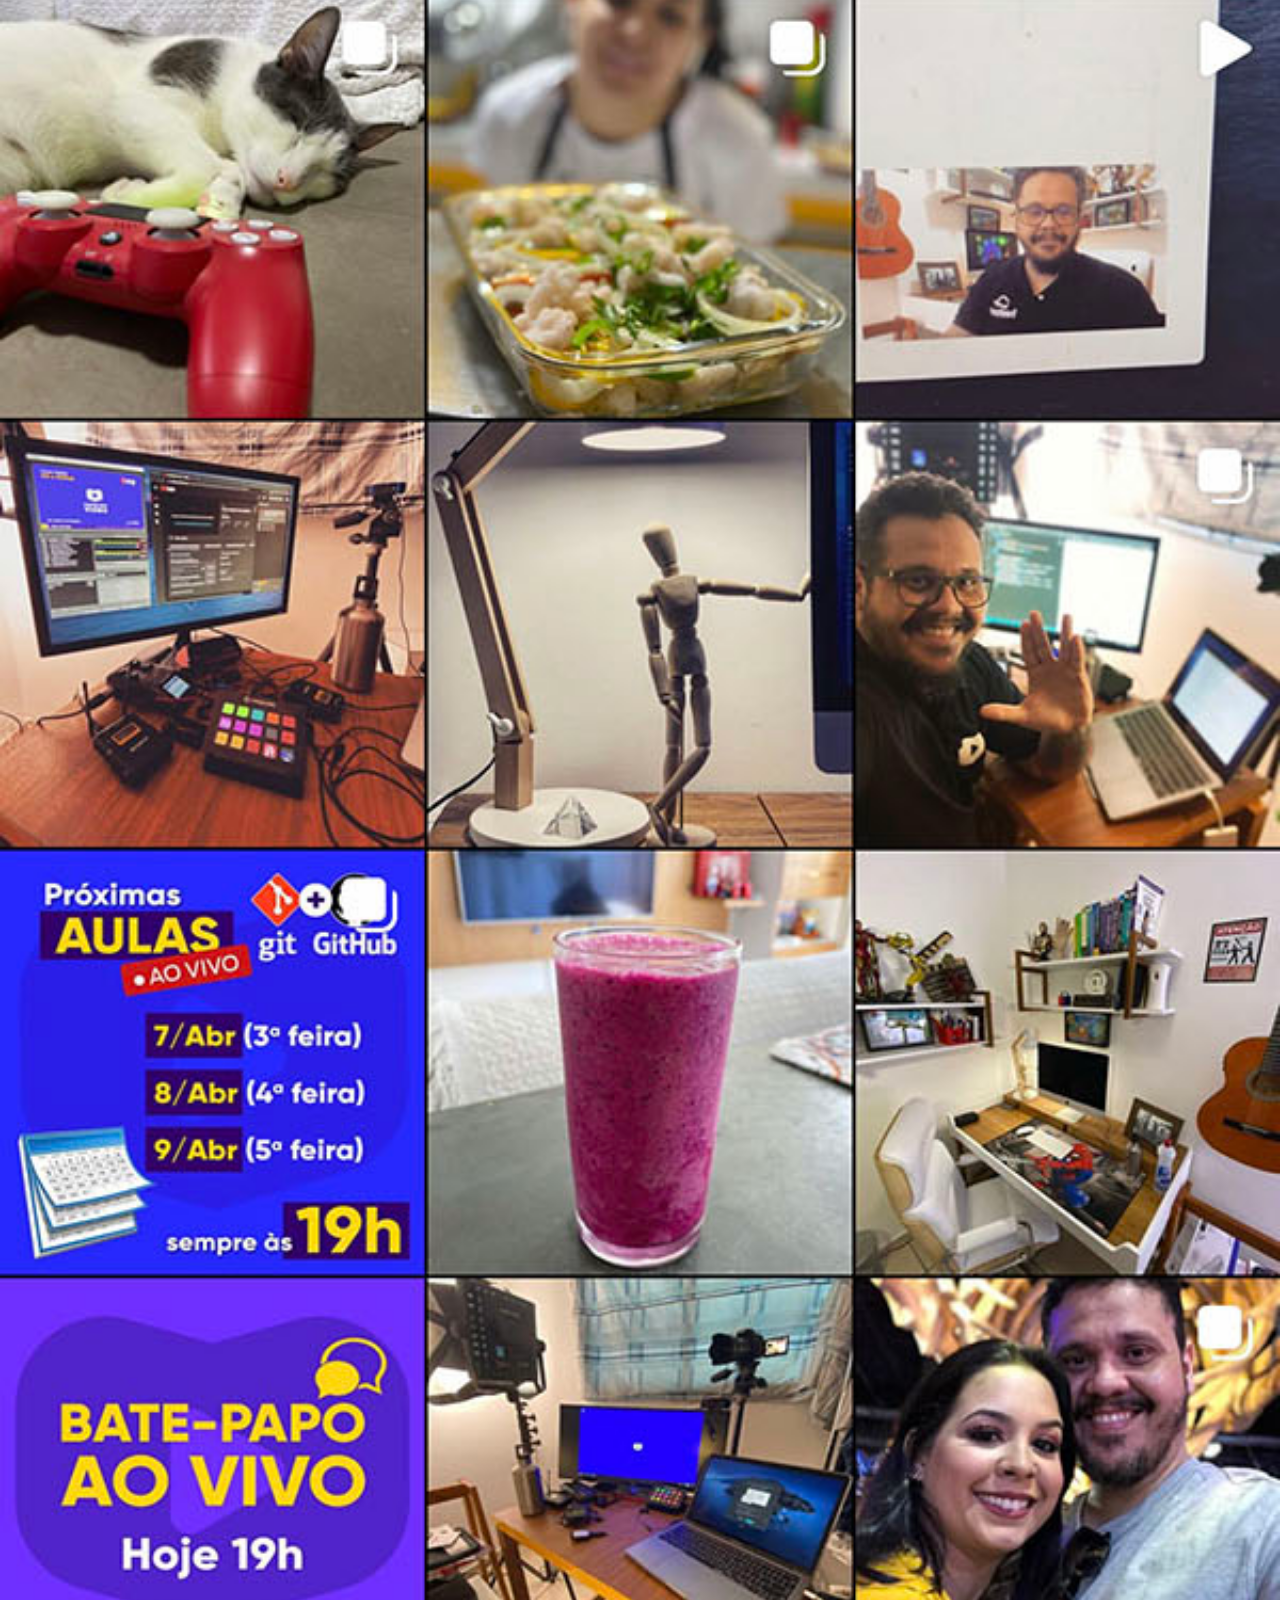
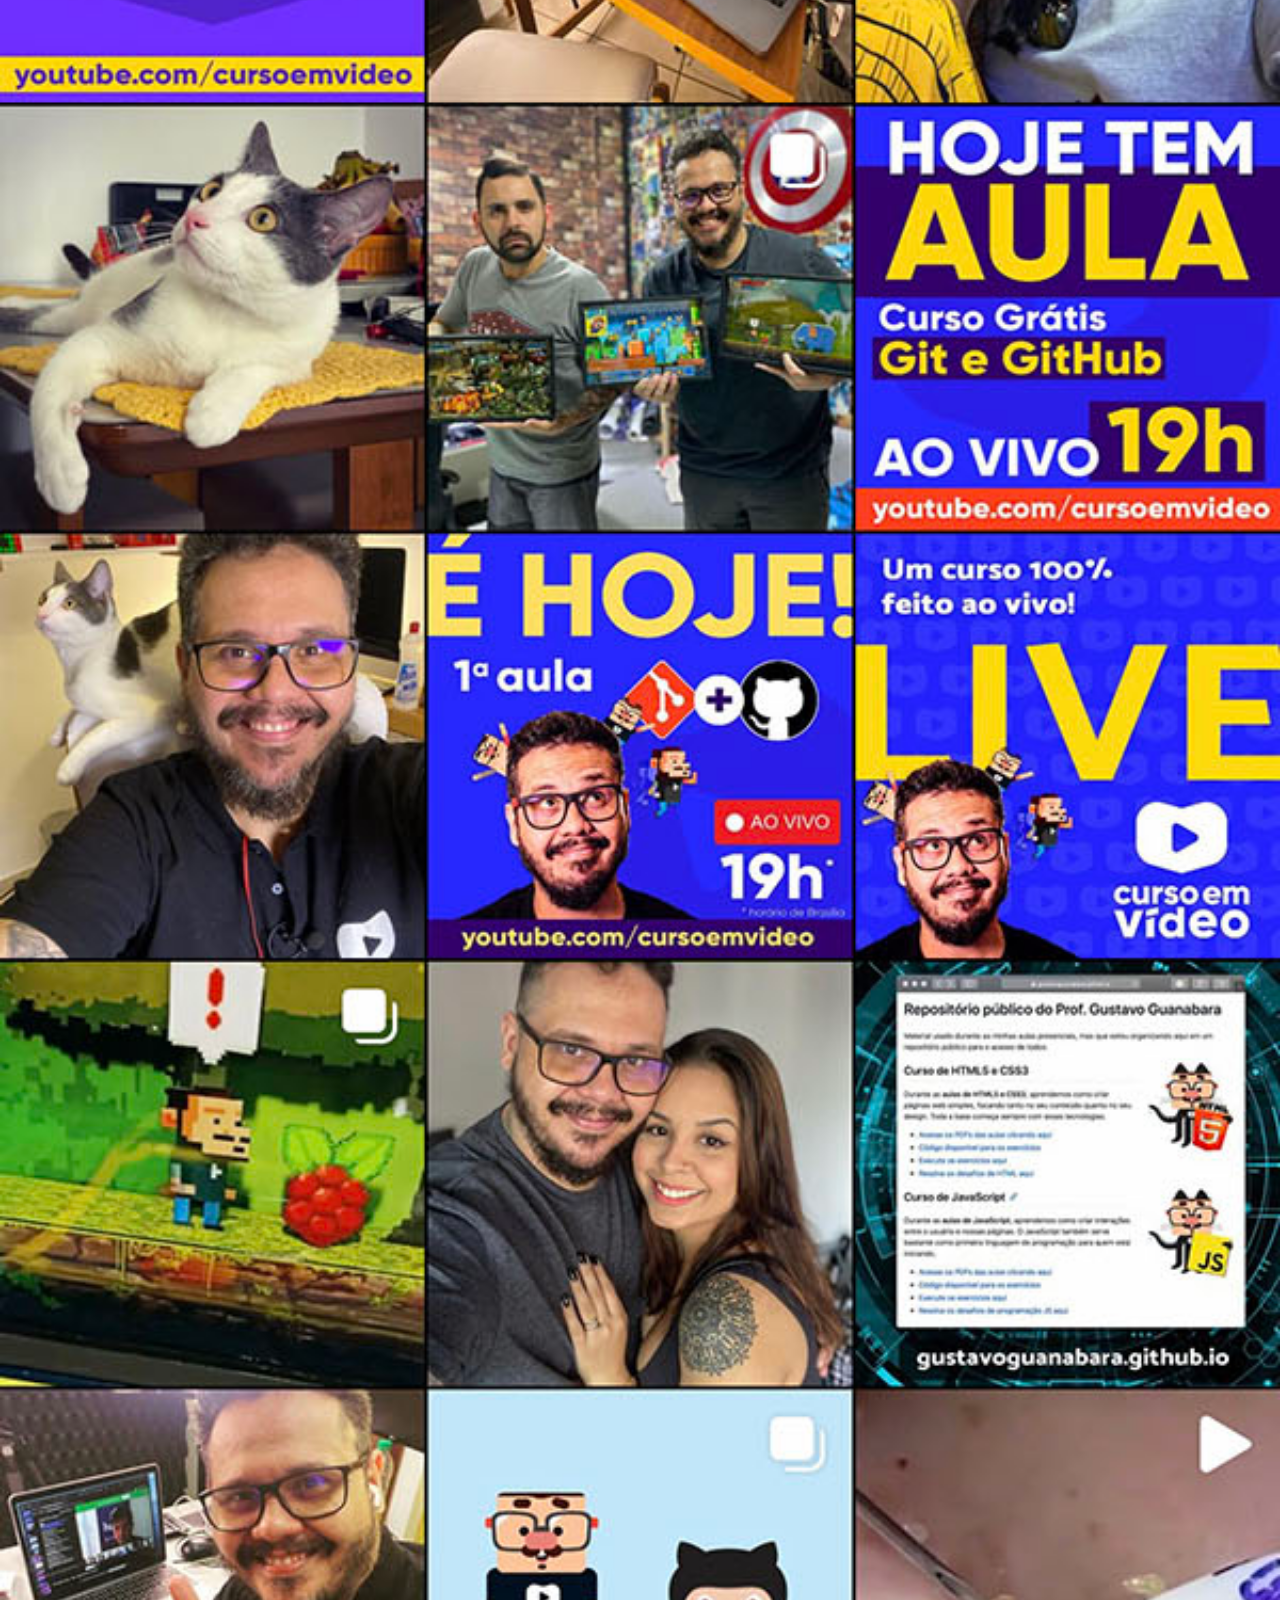
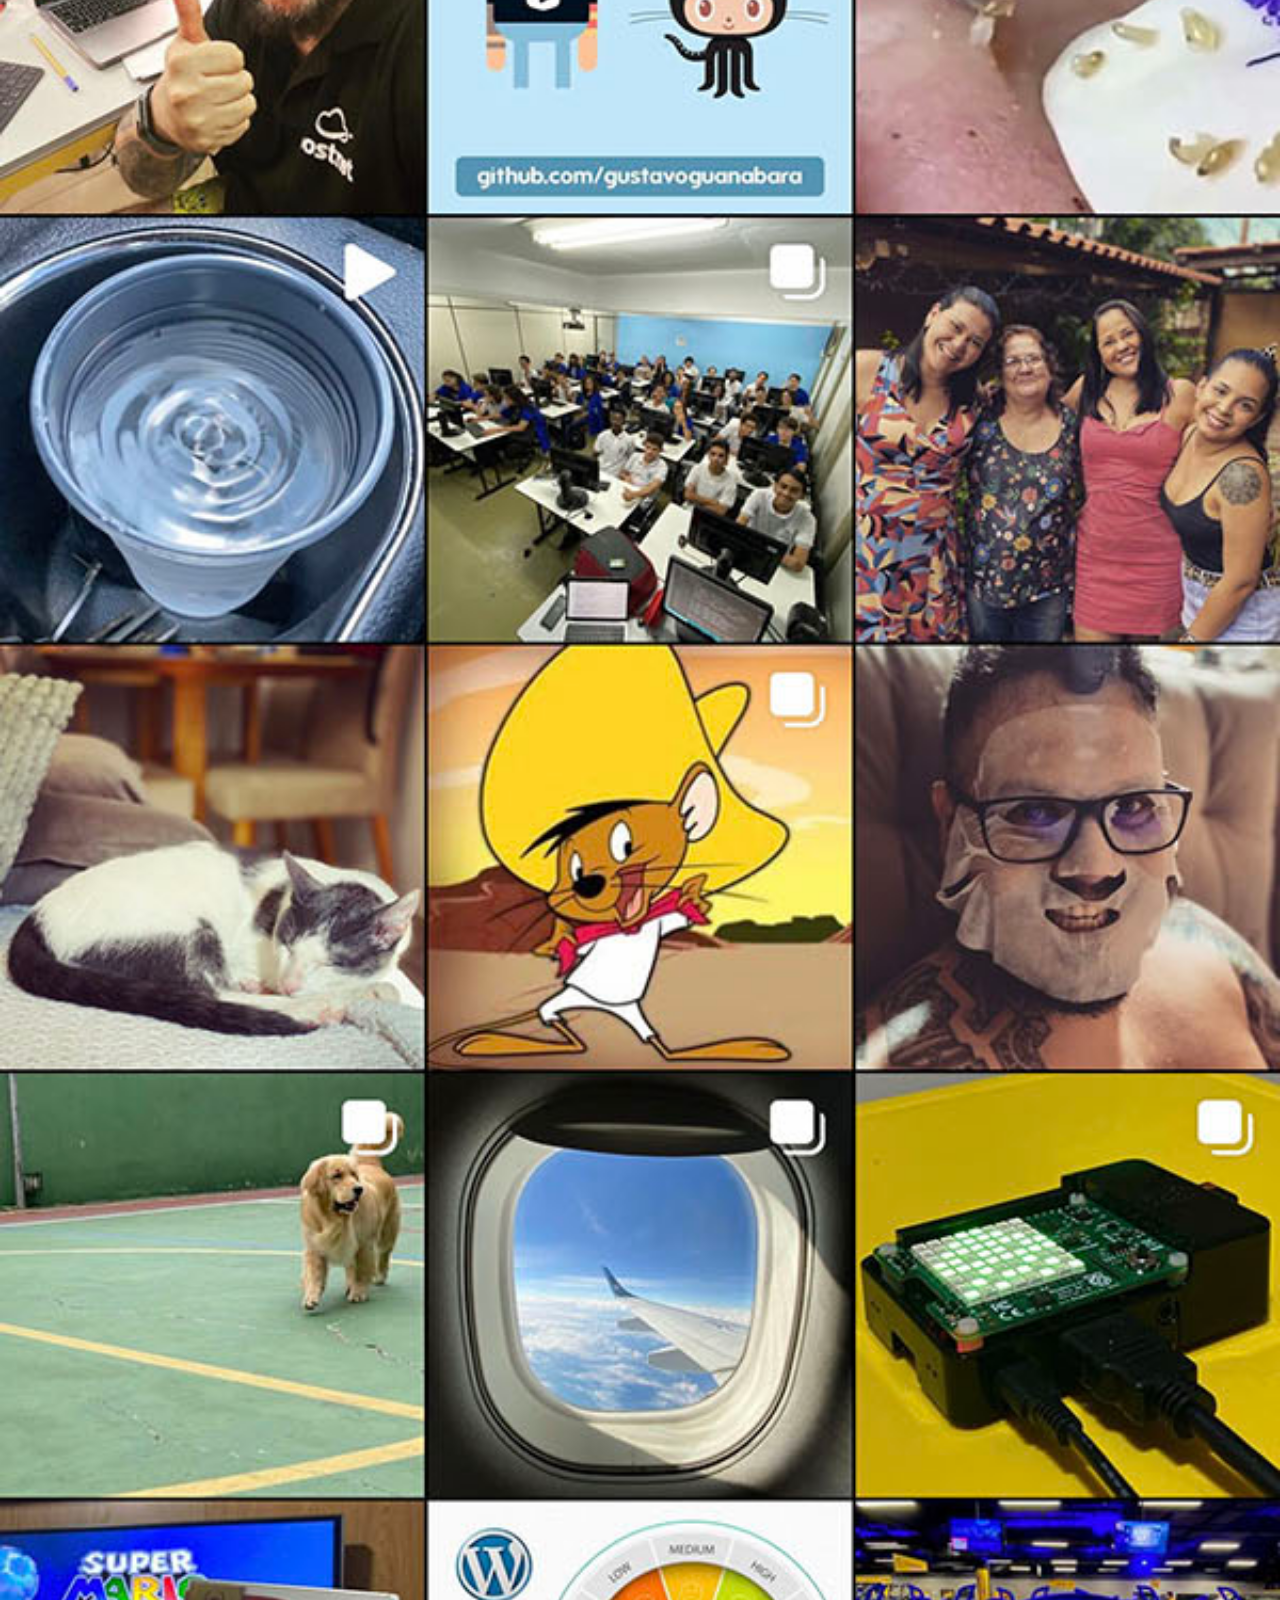
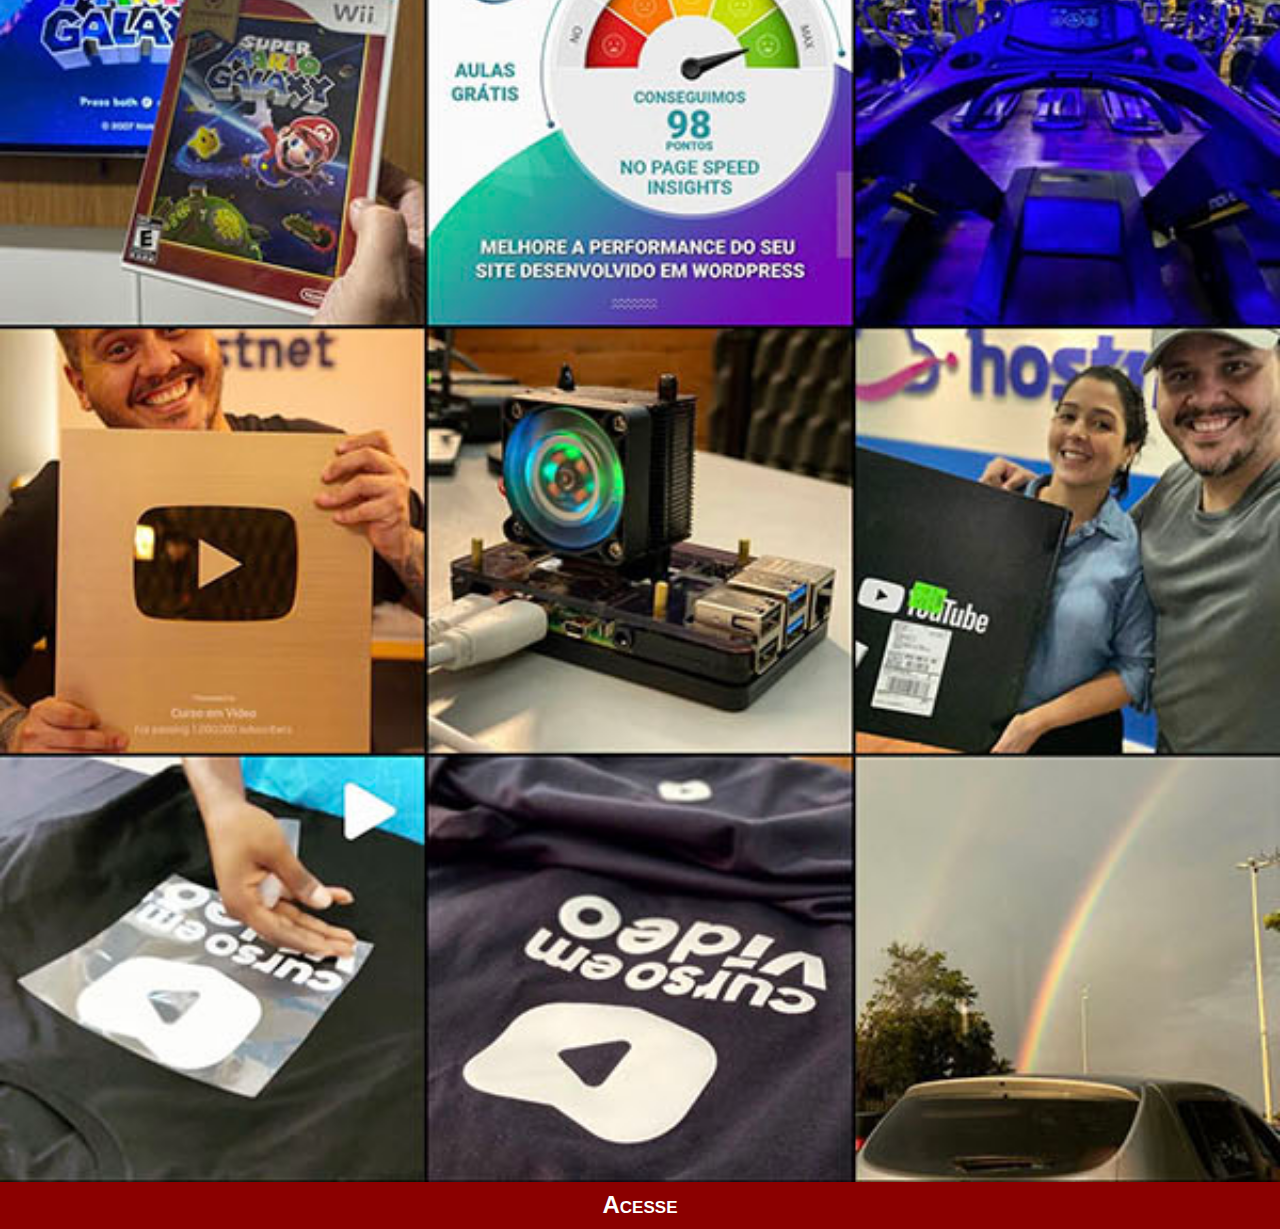
<file: html/instagram.html>
<!DOCTYPE html>
<html lang="pt-br">
<head>
    <meta charset="UTF-8">
    <meta name="viewport" content="width=device-width, initial-scale=1.0">
    <link rel="stylesheet" href="../css/social.css">
    <title>YouTube</title>
</head>
<body>
    <img src="../images/tela-instagram.jpg" alt="YouTube">
    <a href="https://www.instagram.com/gustavoguanabara/" target="_blank">Acesse</a>
</body>
</html>
</file>
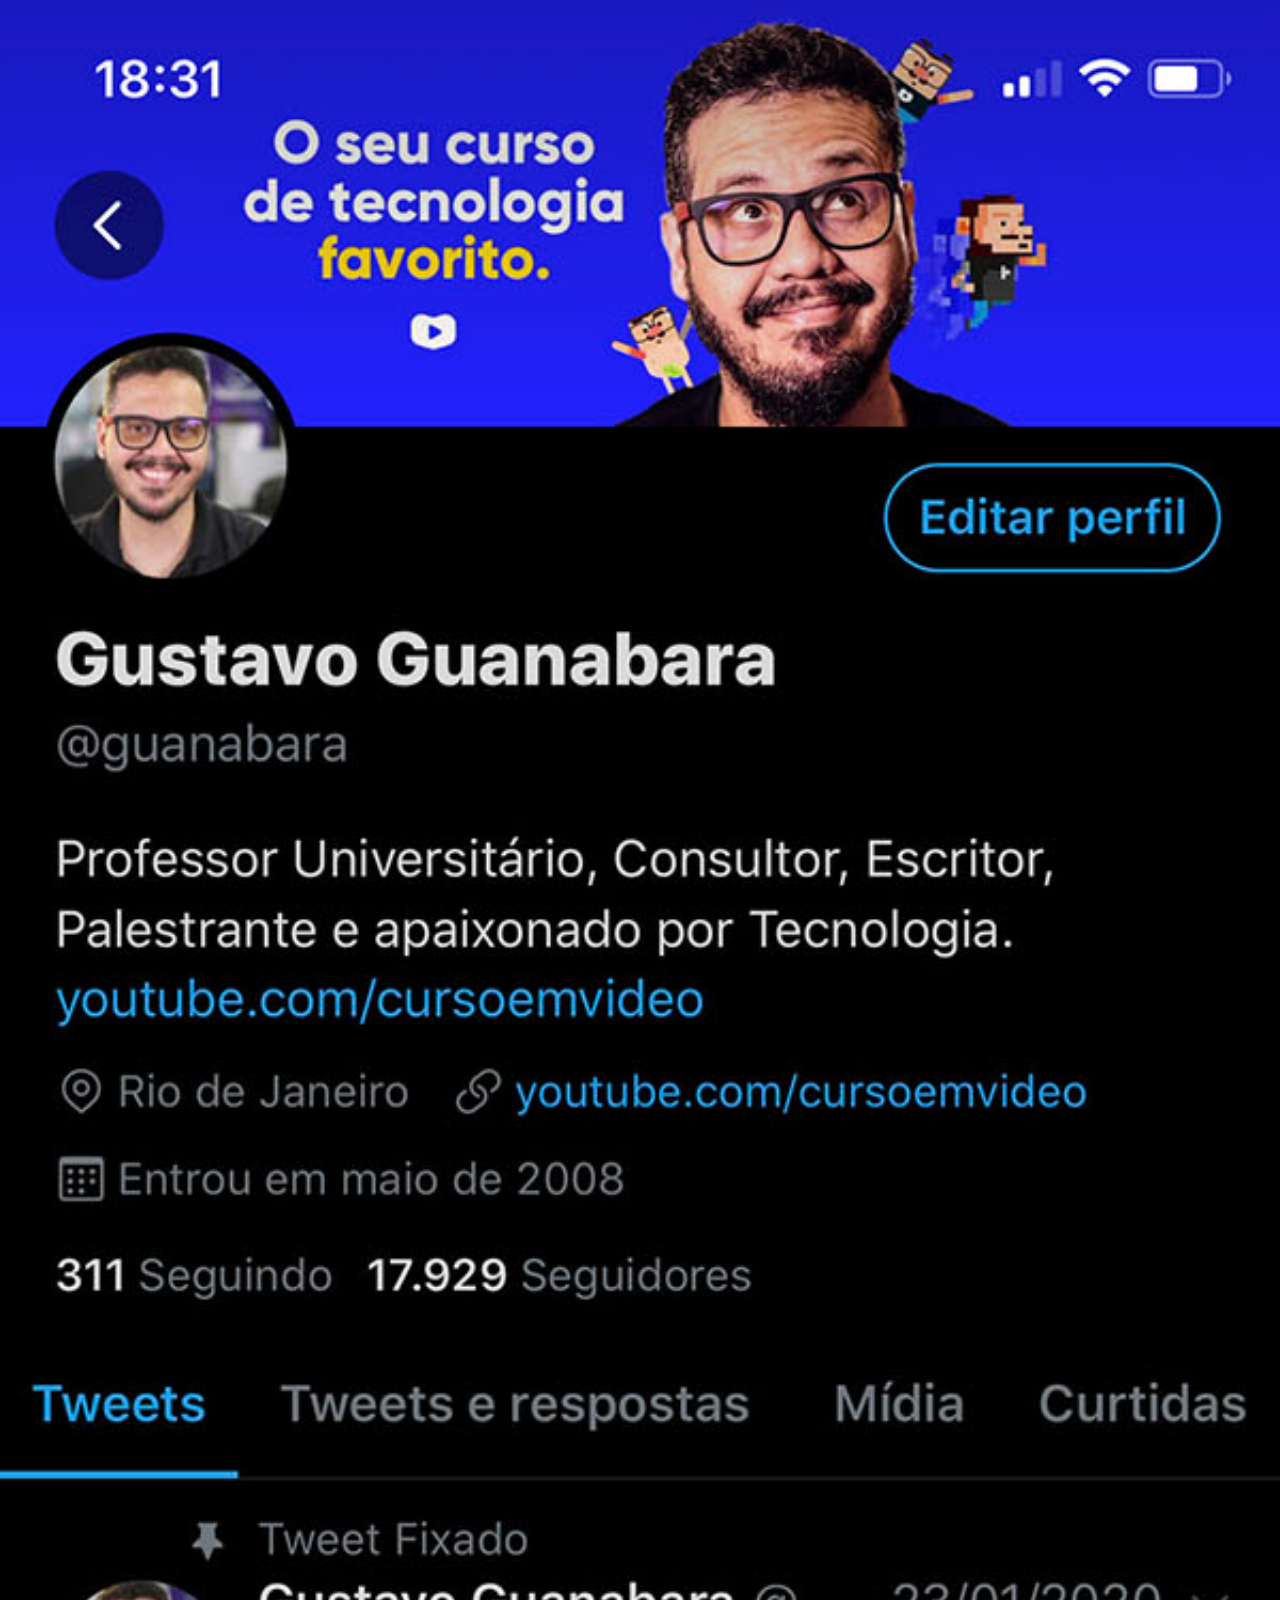
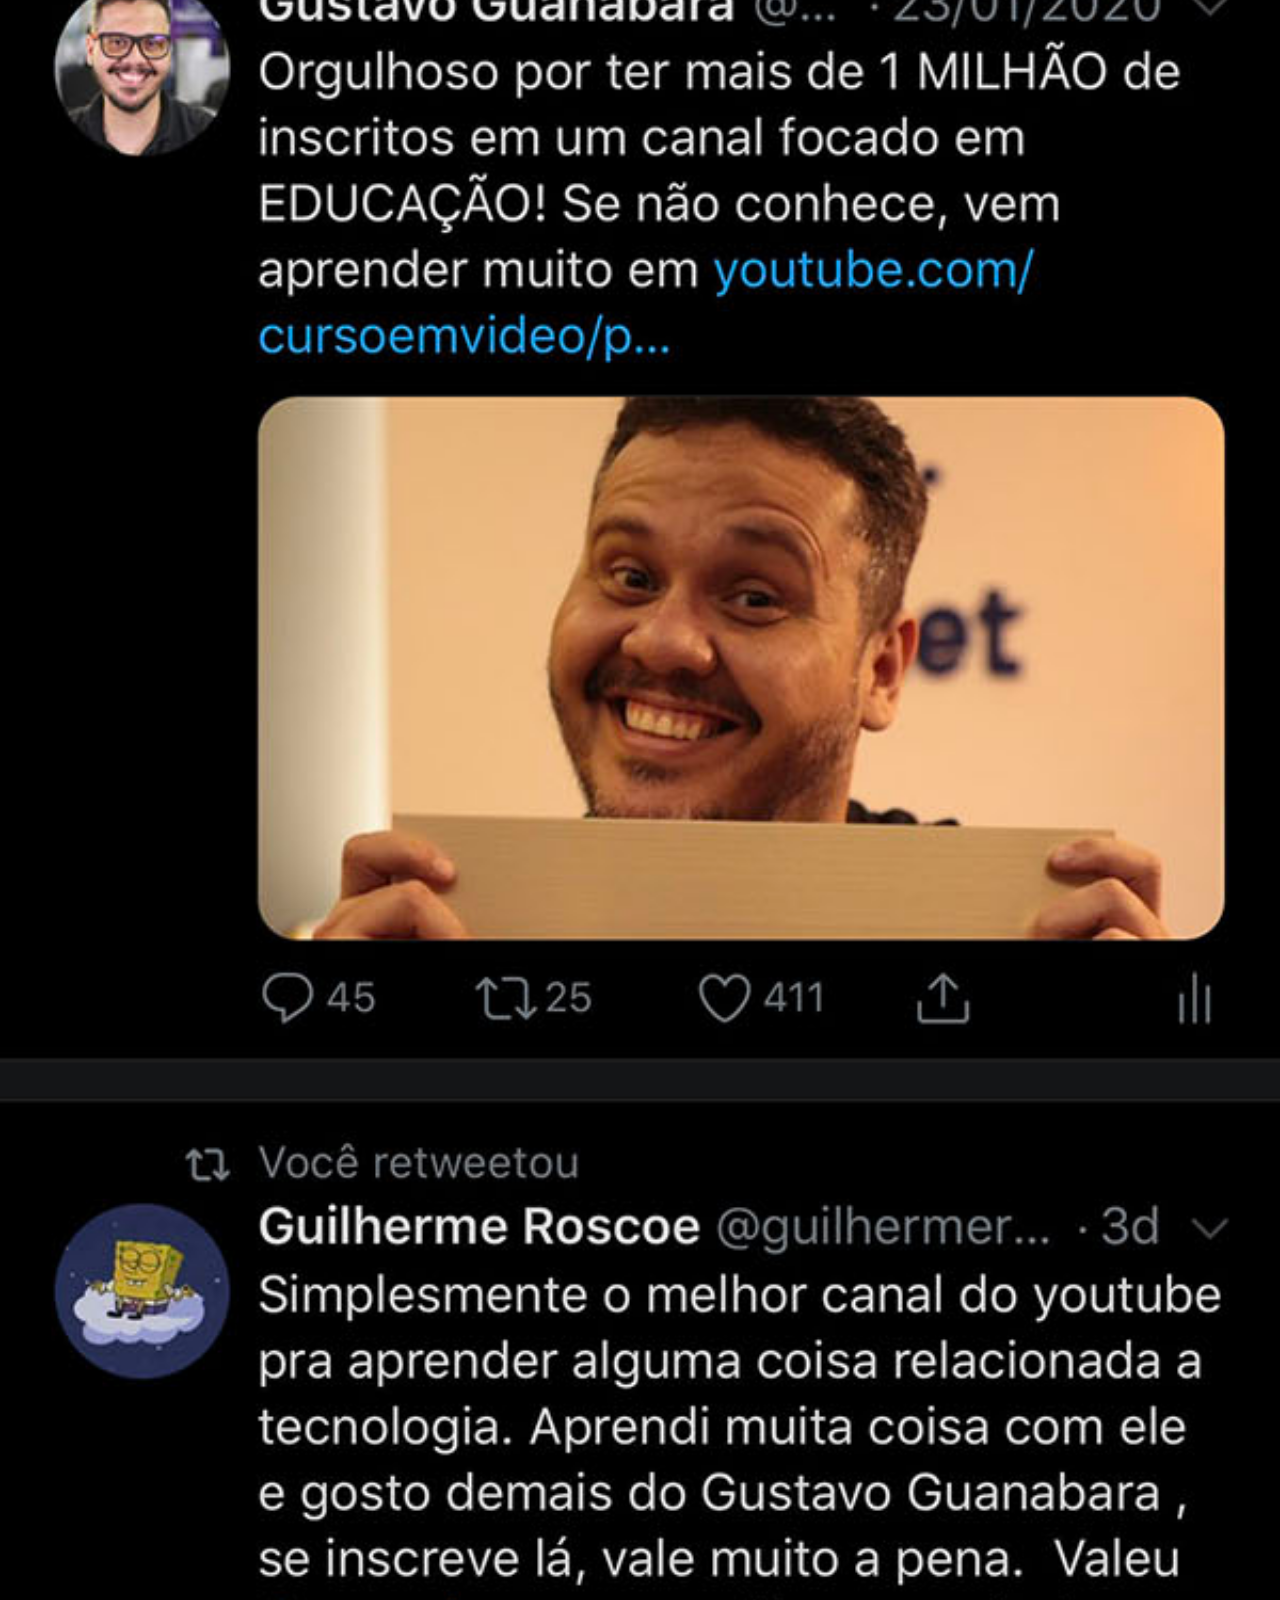
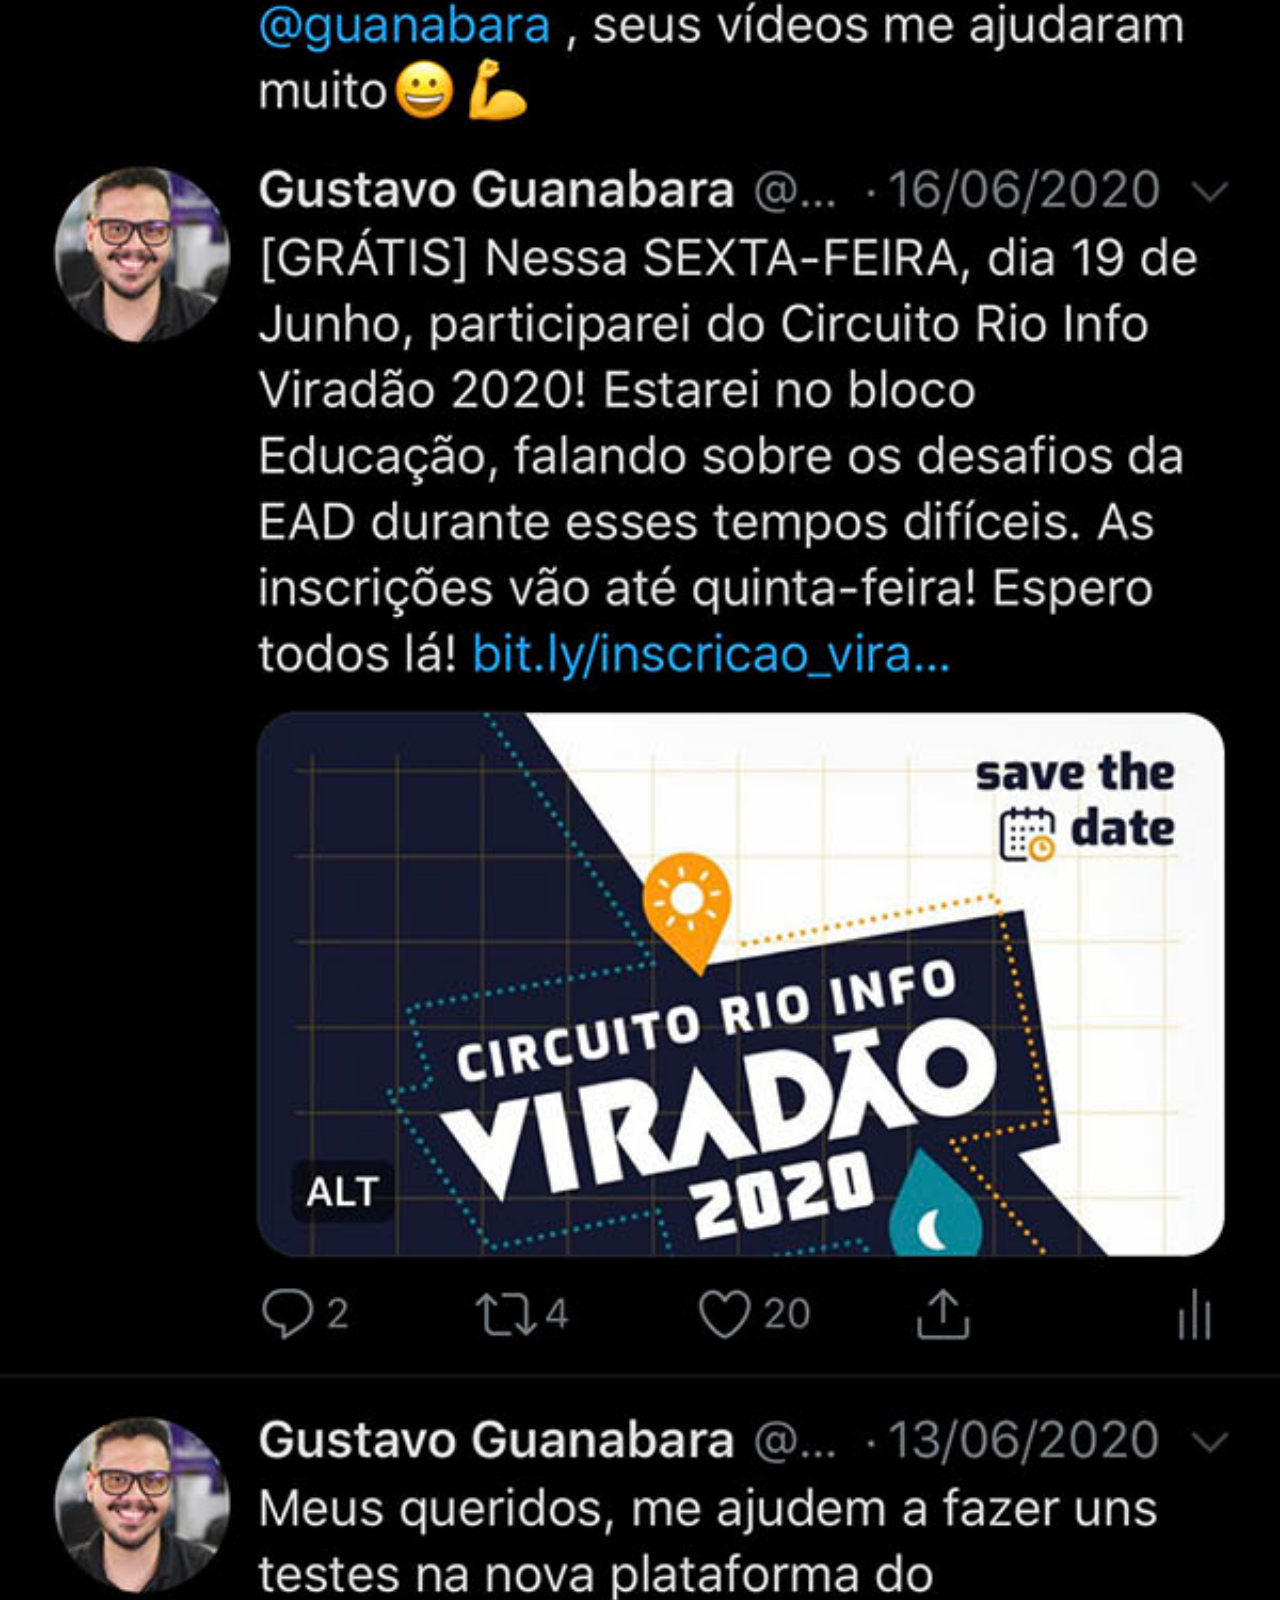
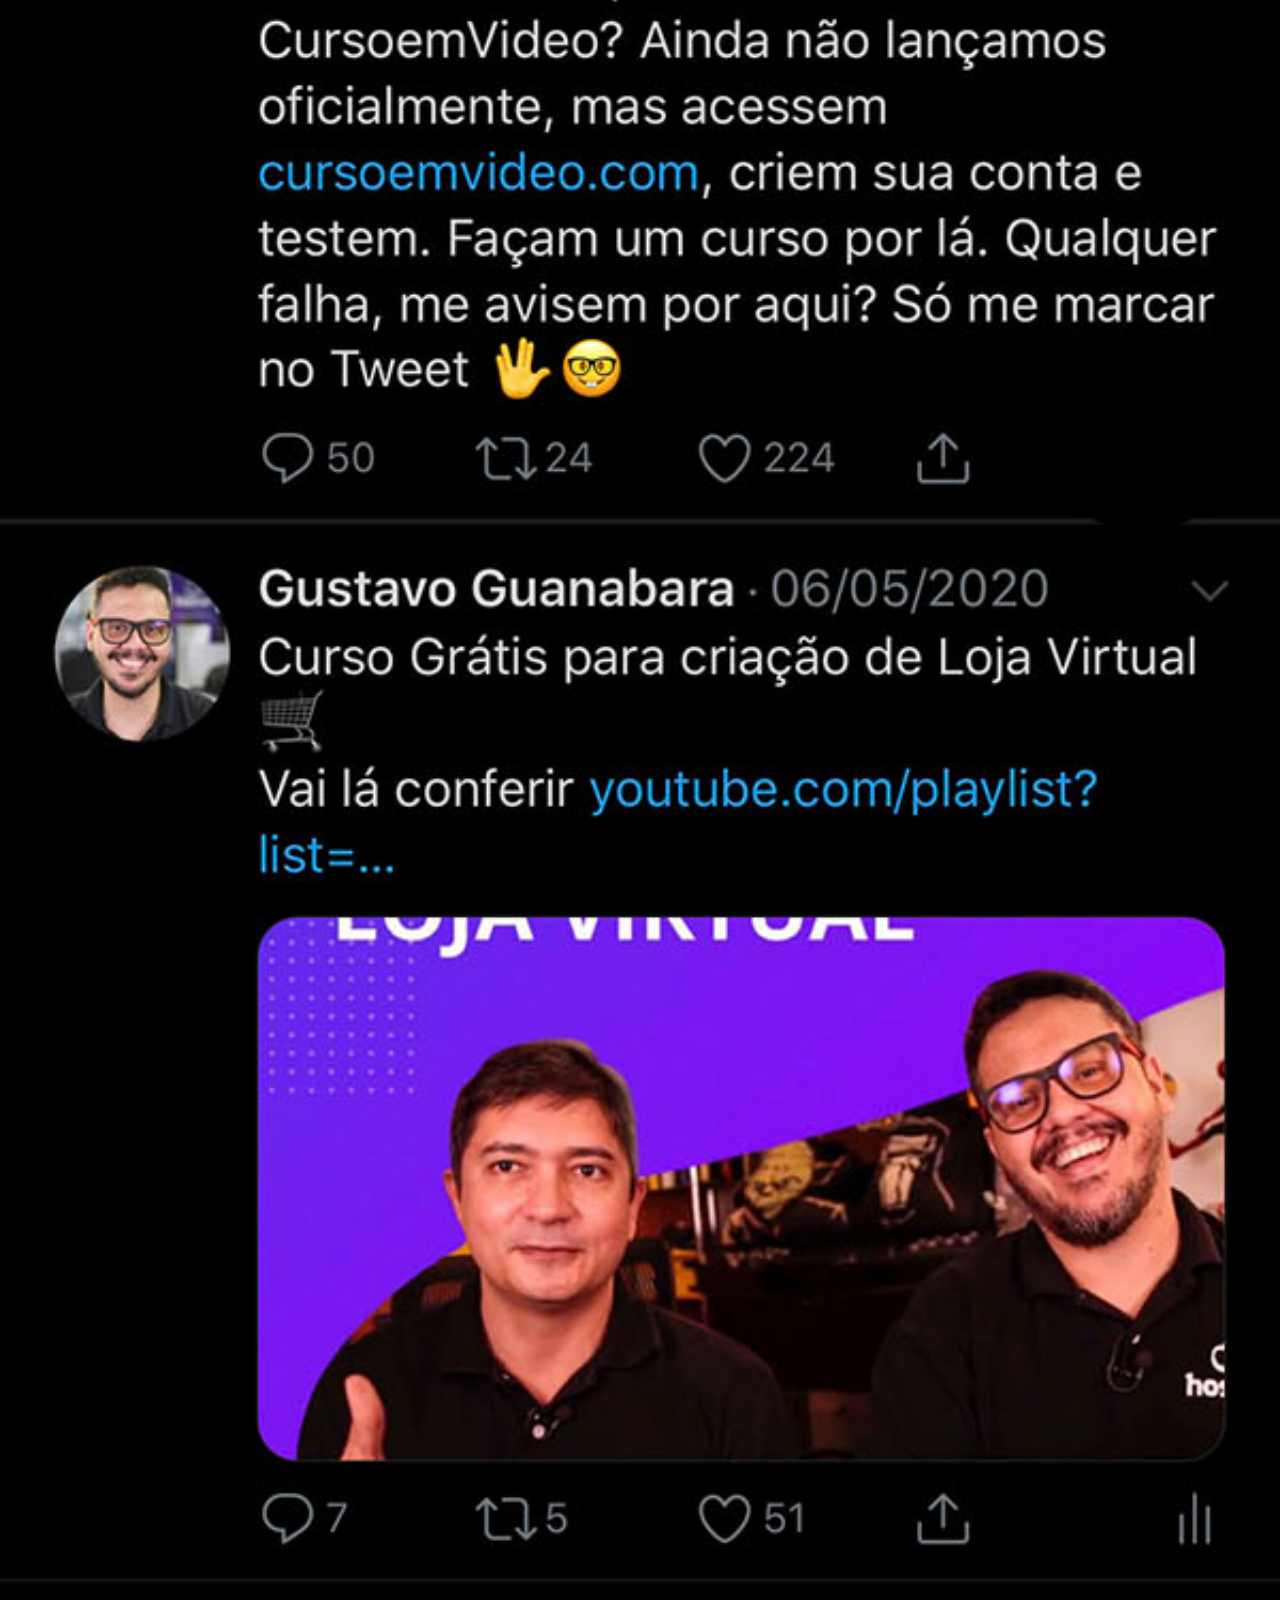
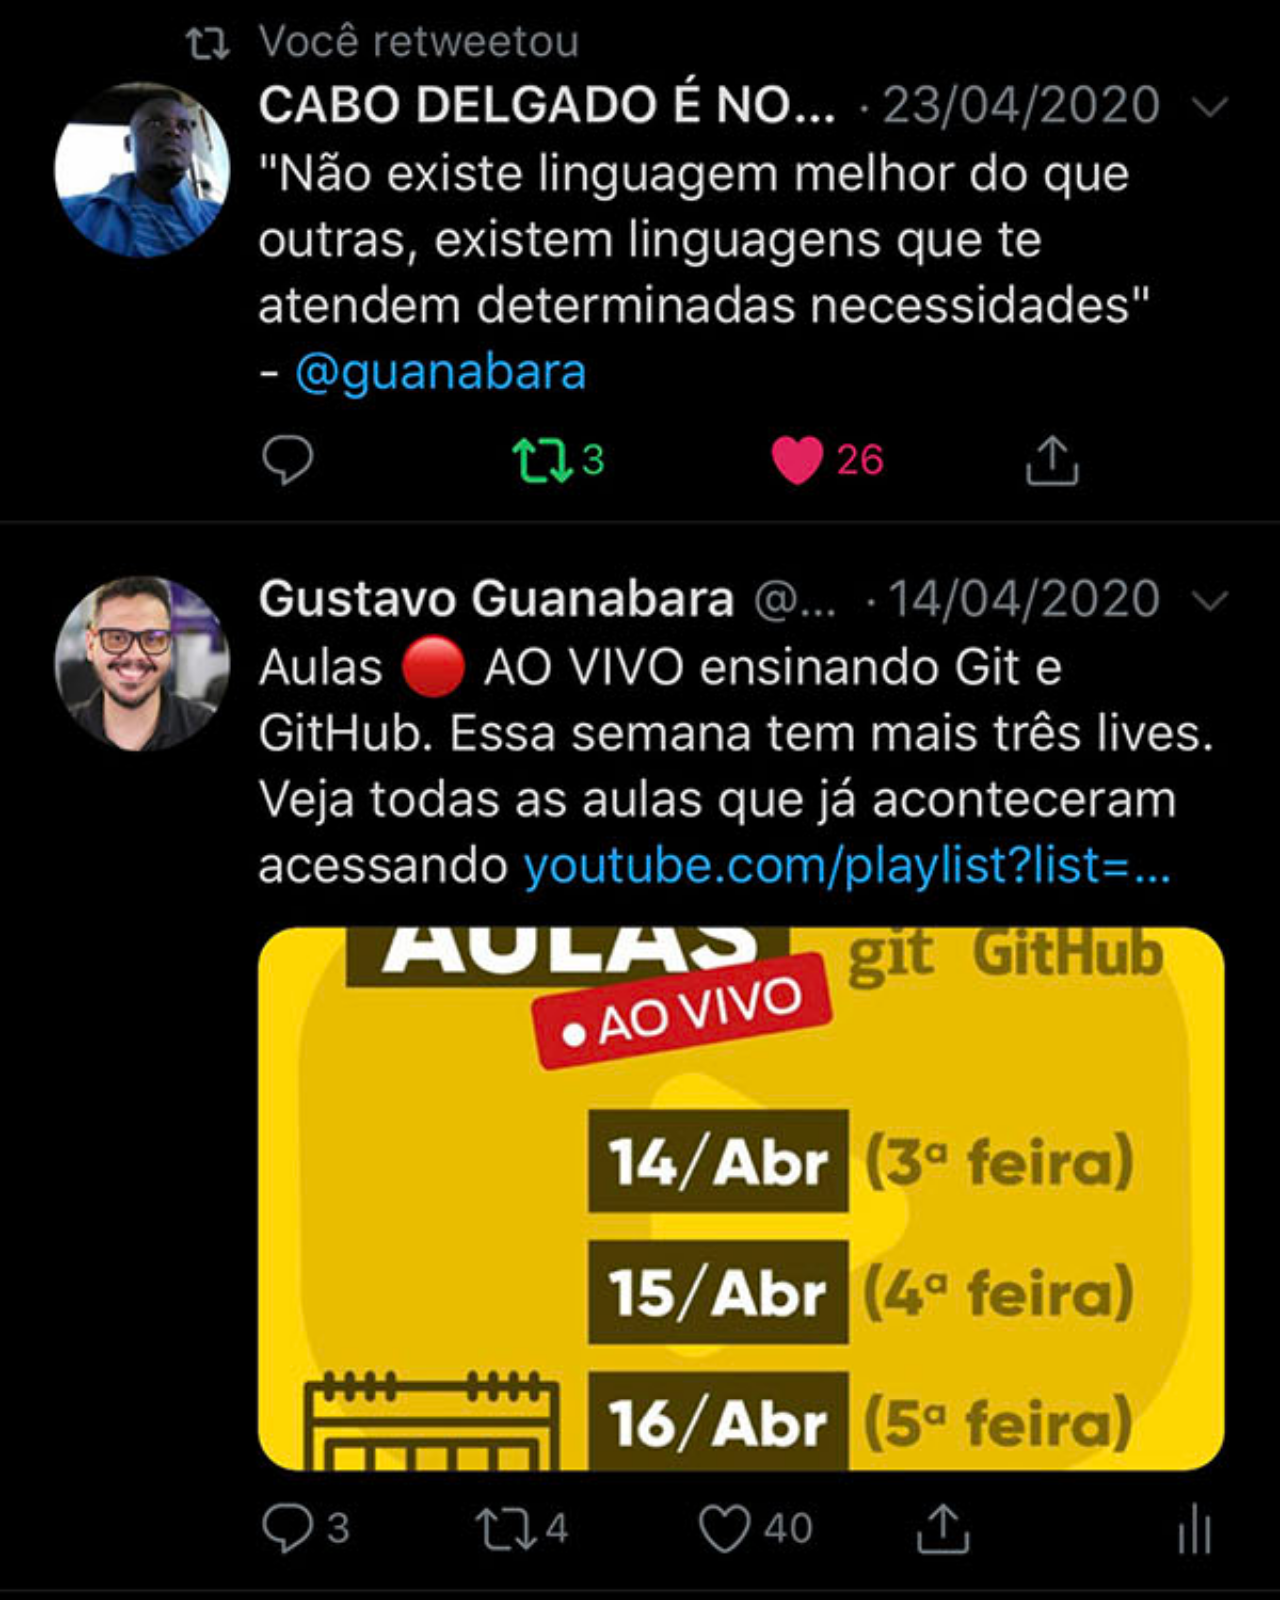
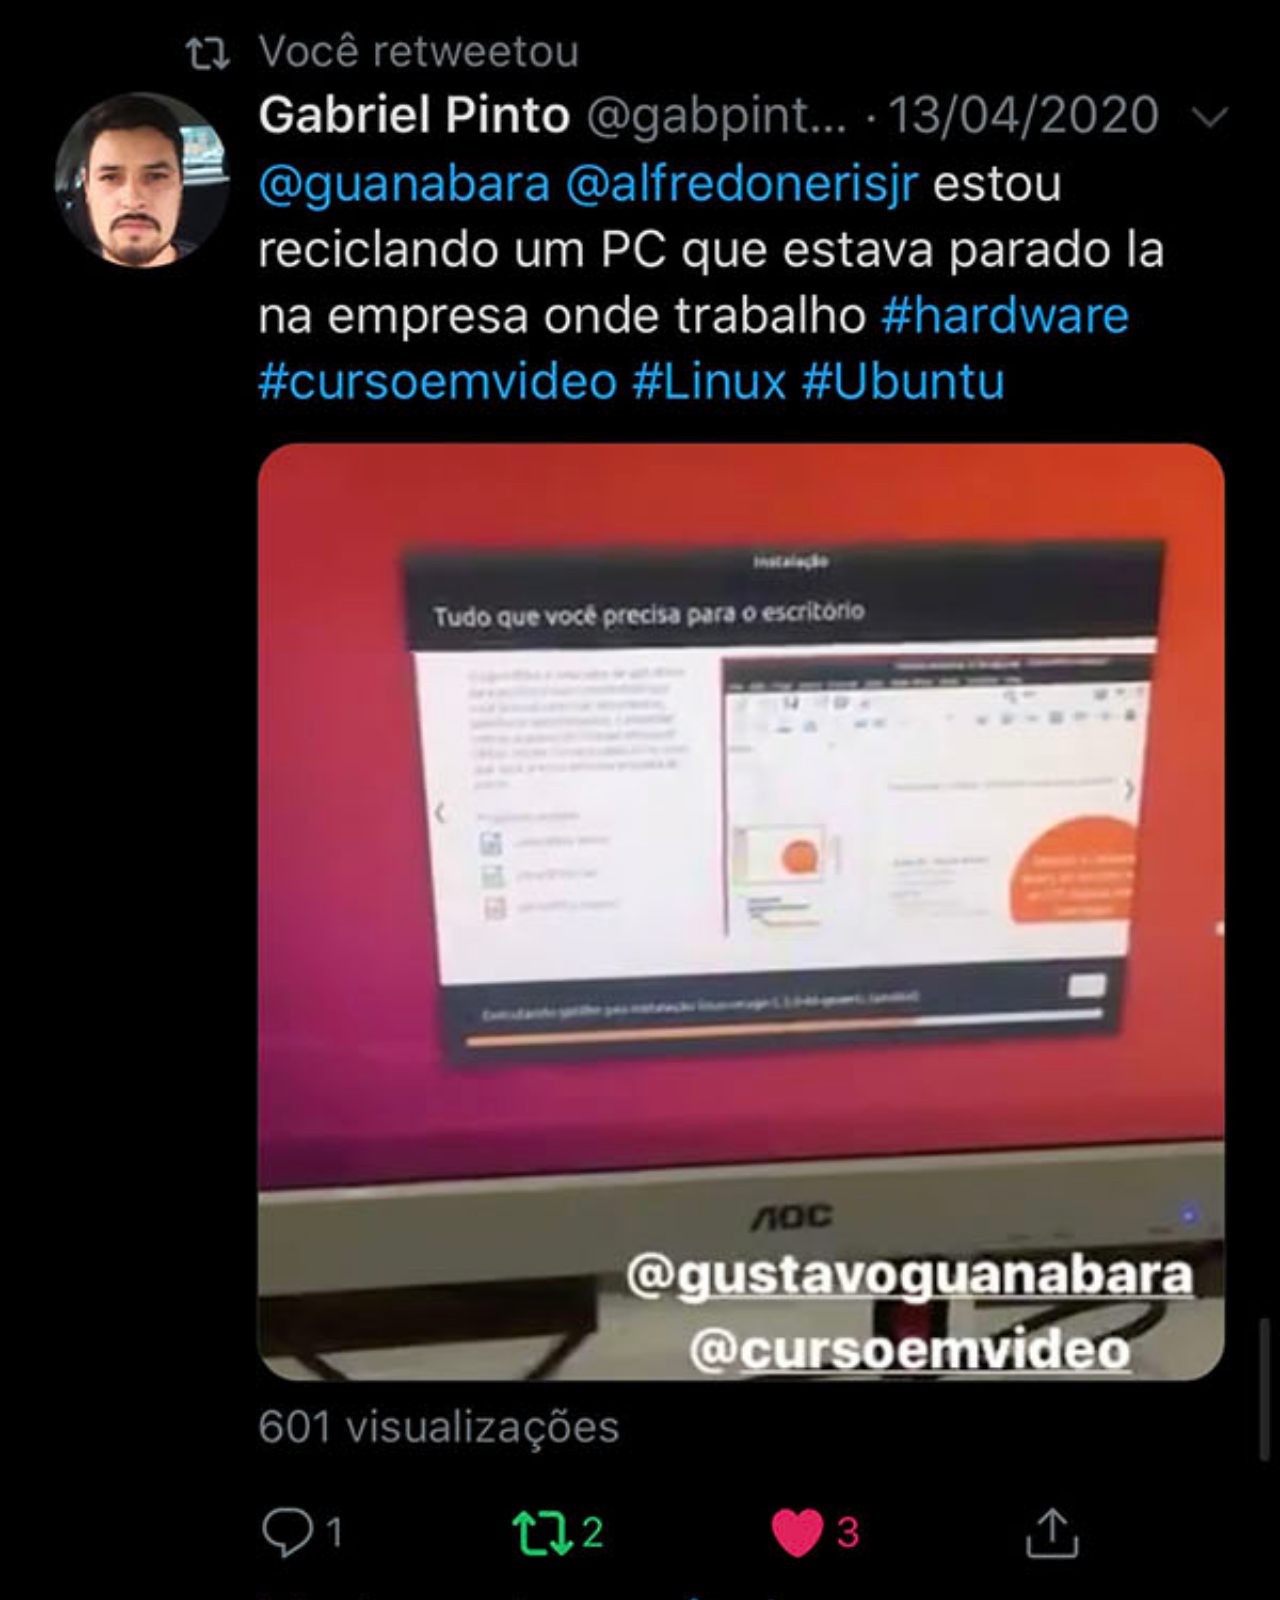
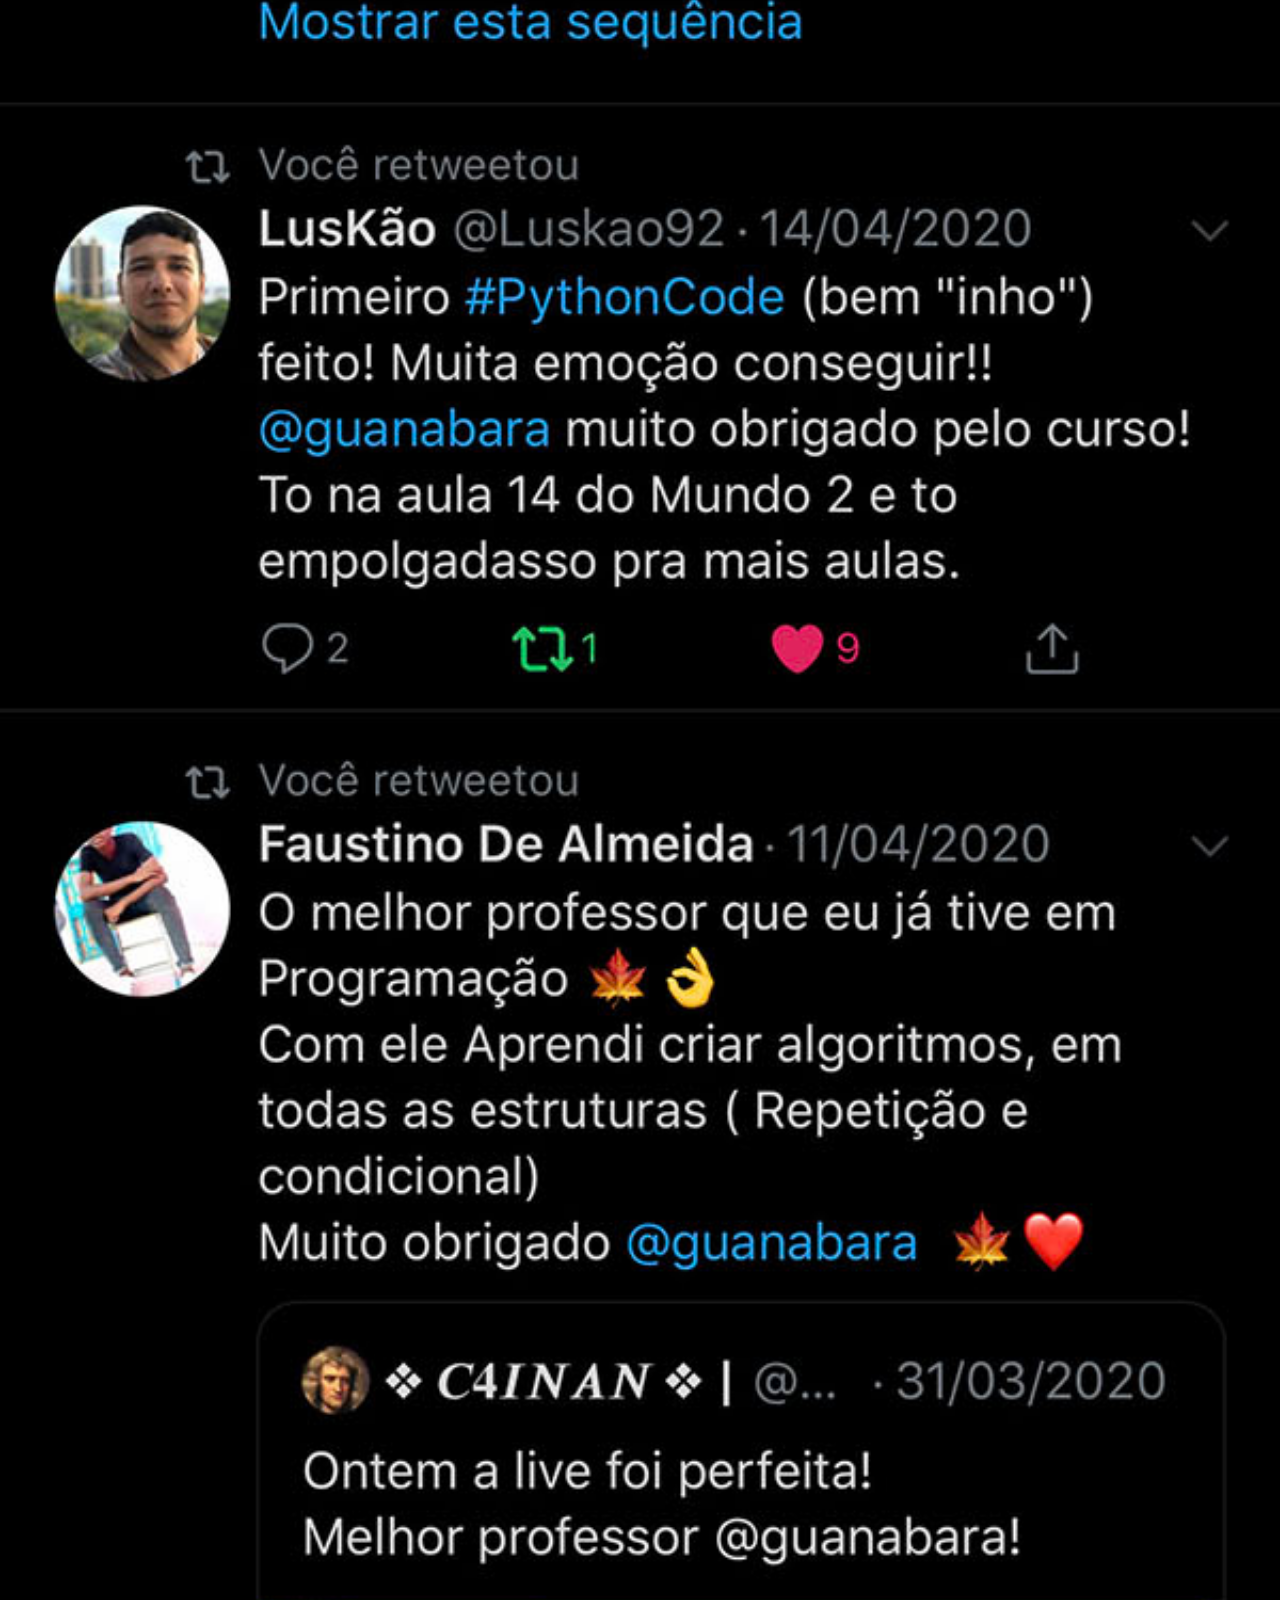
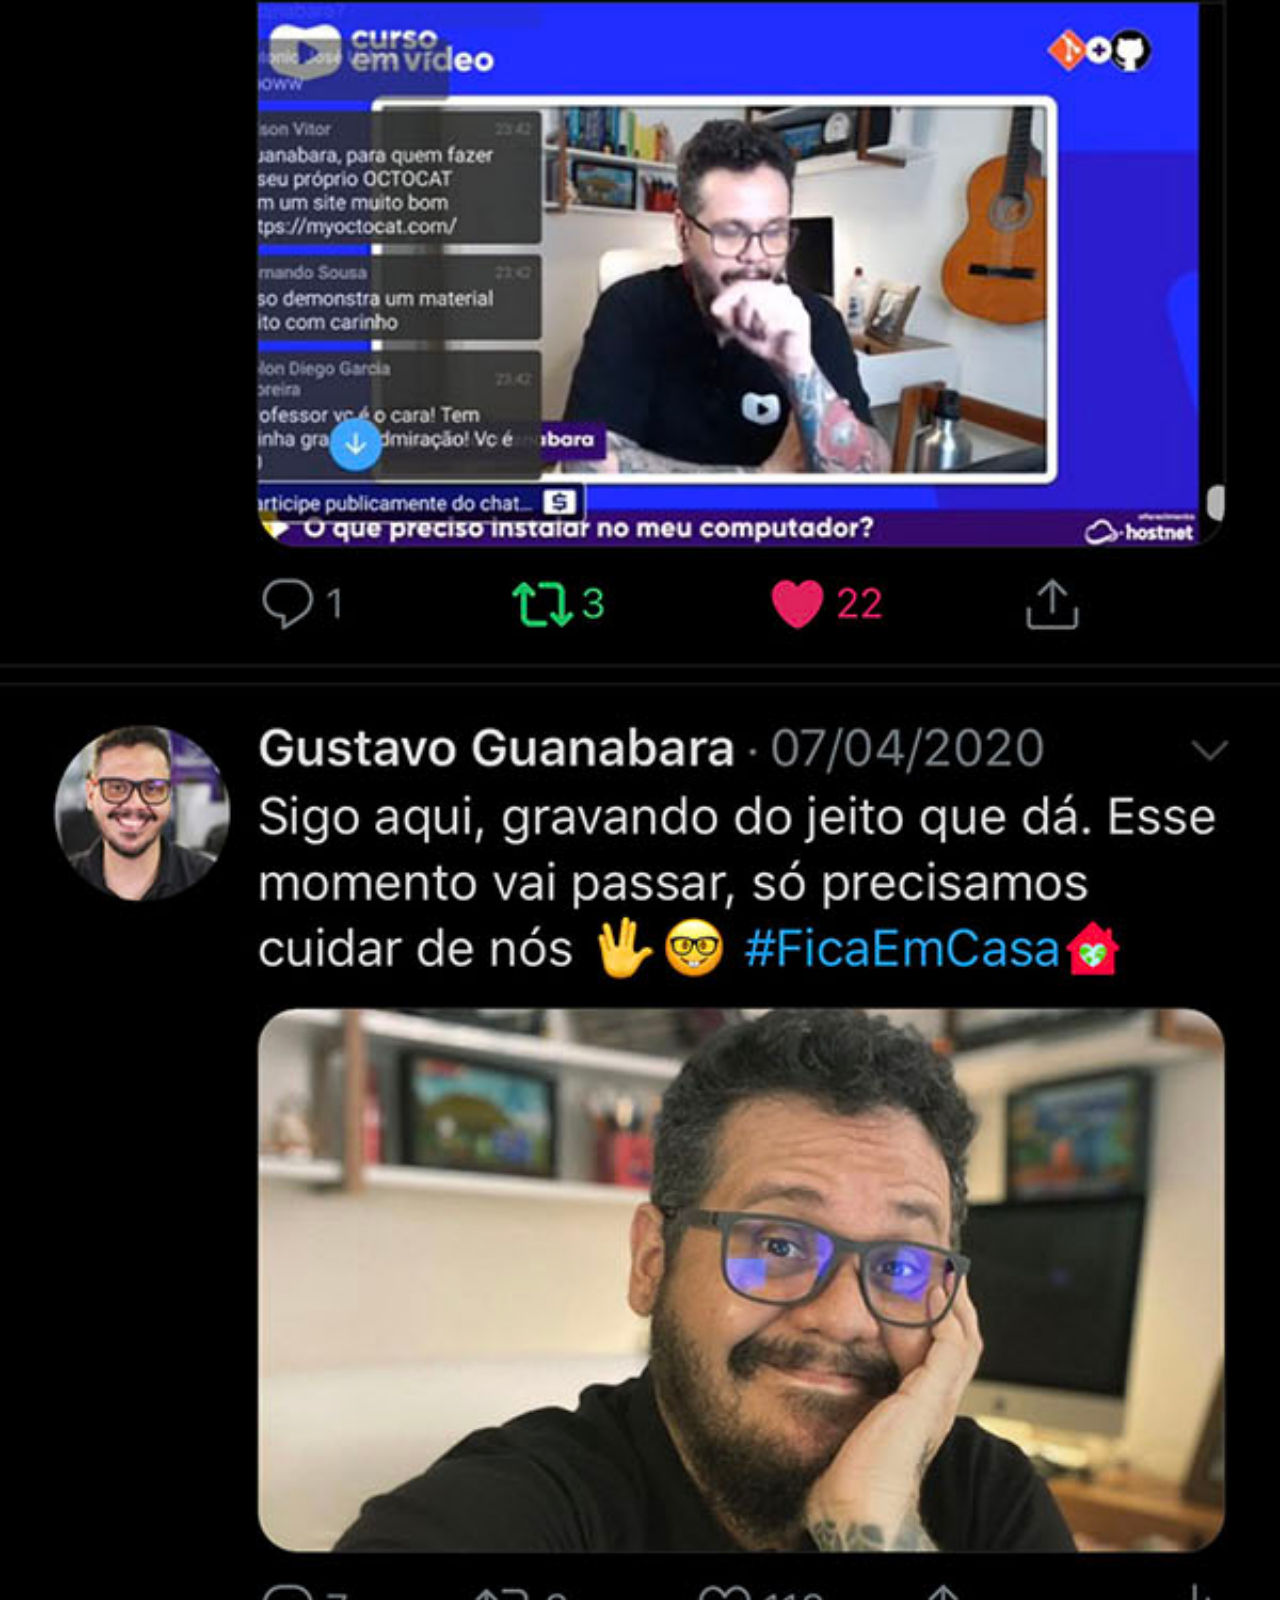
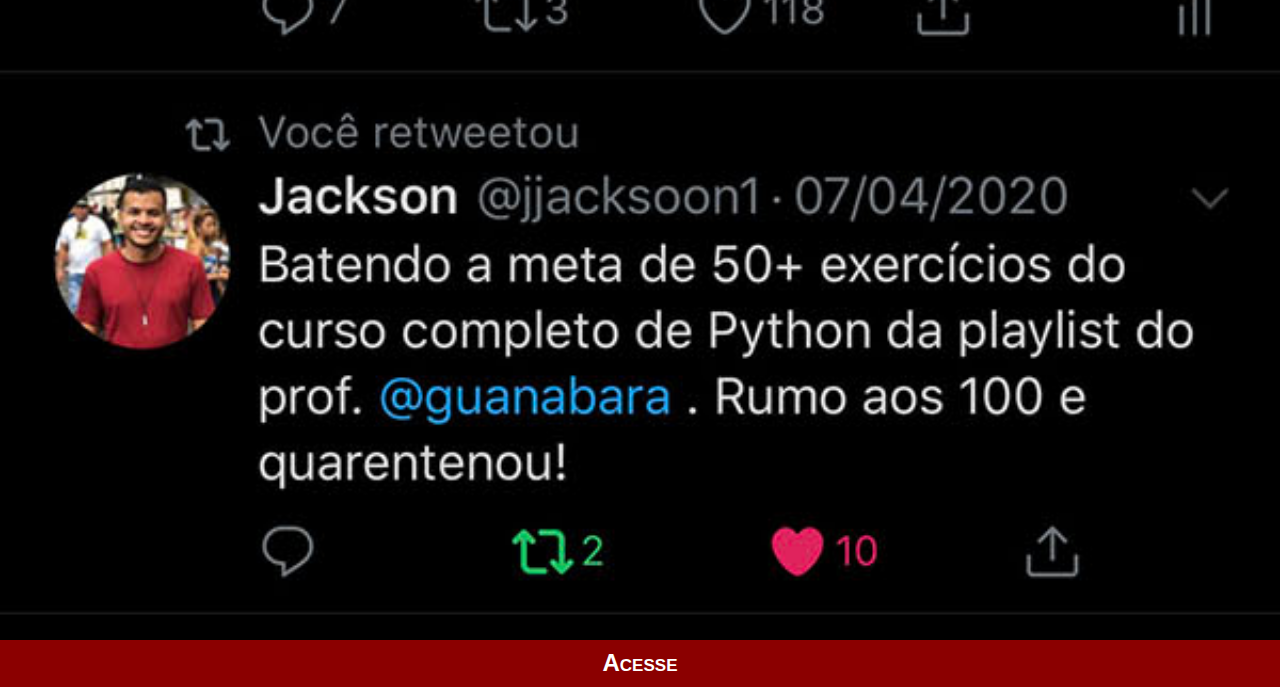
<file: html/twitter.html>
<!DOCTYPE html>
<html lang="pt-br">
<head>
    <meta charset="UTF-8">
    <meta name="viewport" content="width=device-width, initial-scale=1.0">
    <link rel="stylesheet" href="../css/social.css">
    <title>YouTube</title>
</head>
<body>
    <img src="../images/tela-twitter.jpg" alt="YouTube">
    <a href="https://twitter.com/guanabara" target="_blank">Acesse</a>
</body>
</html>
</file>
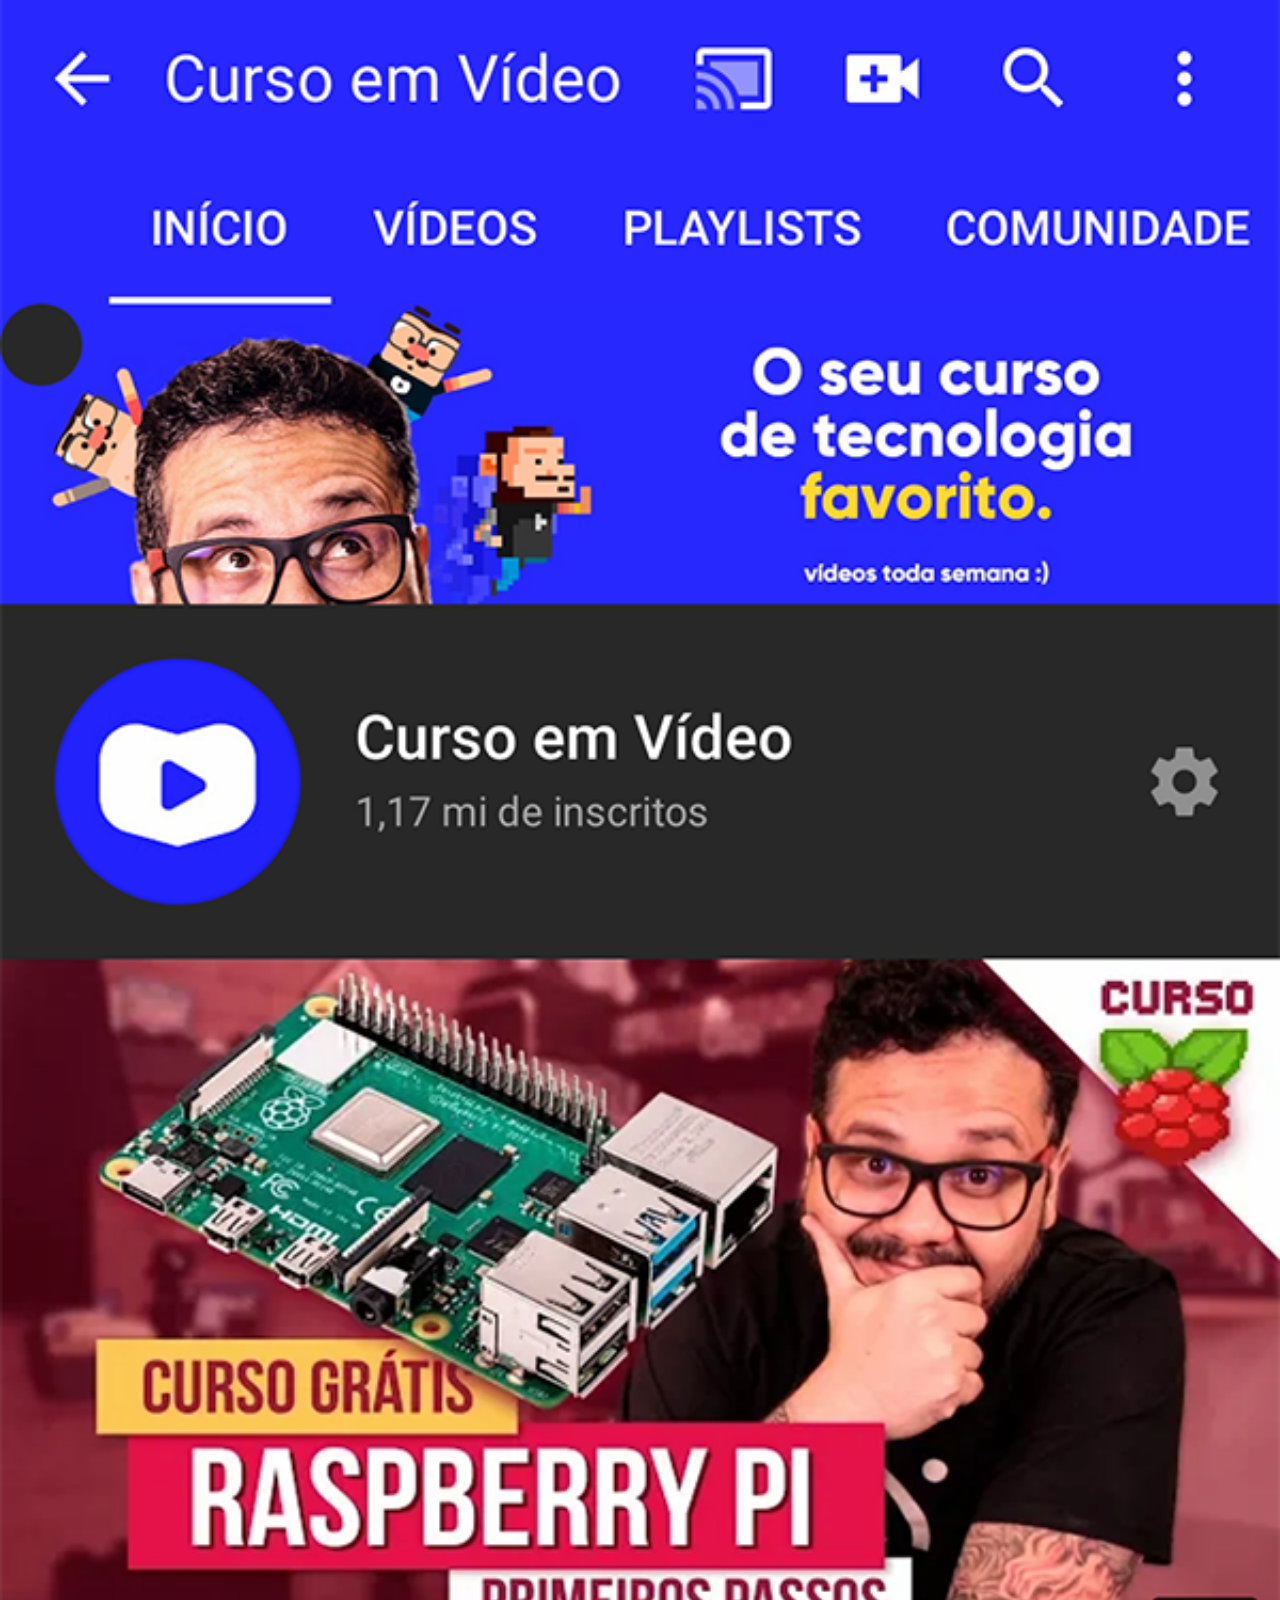
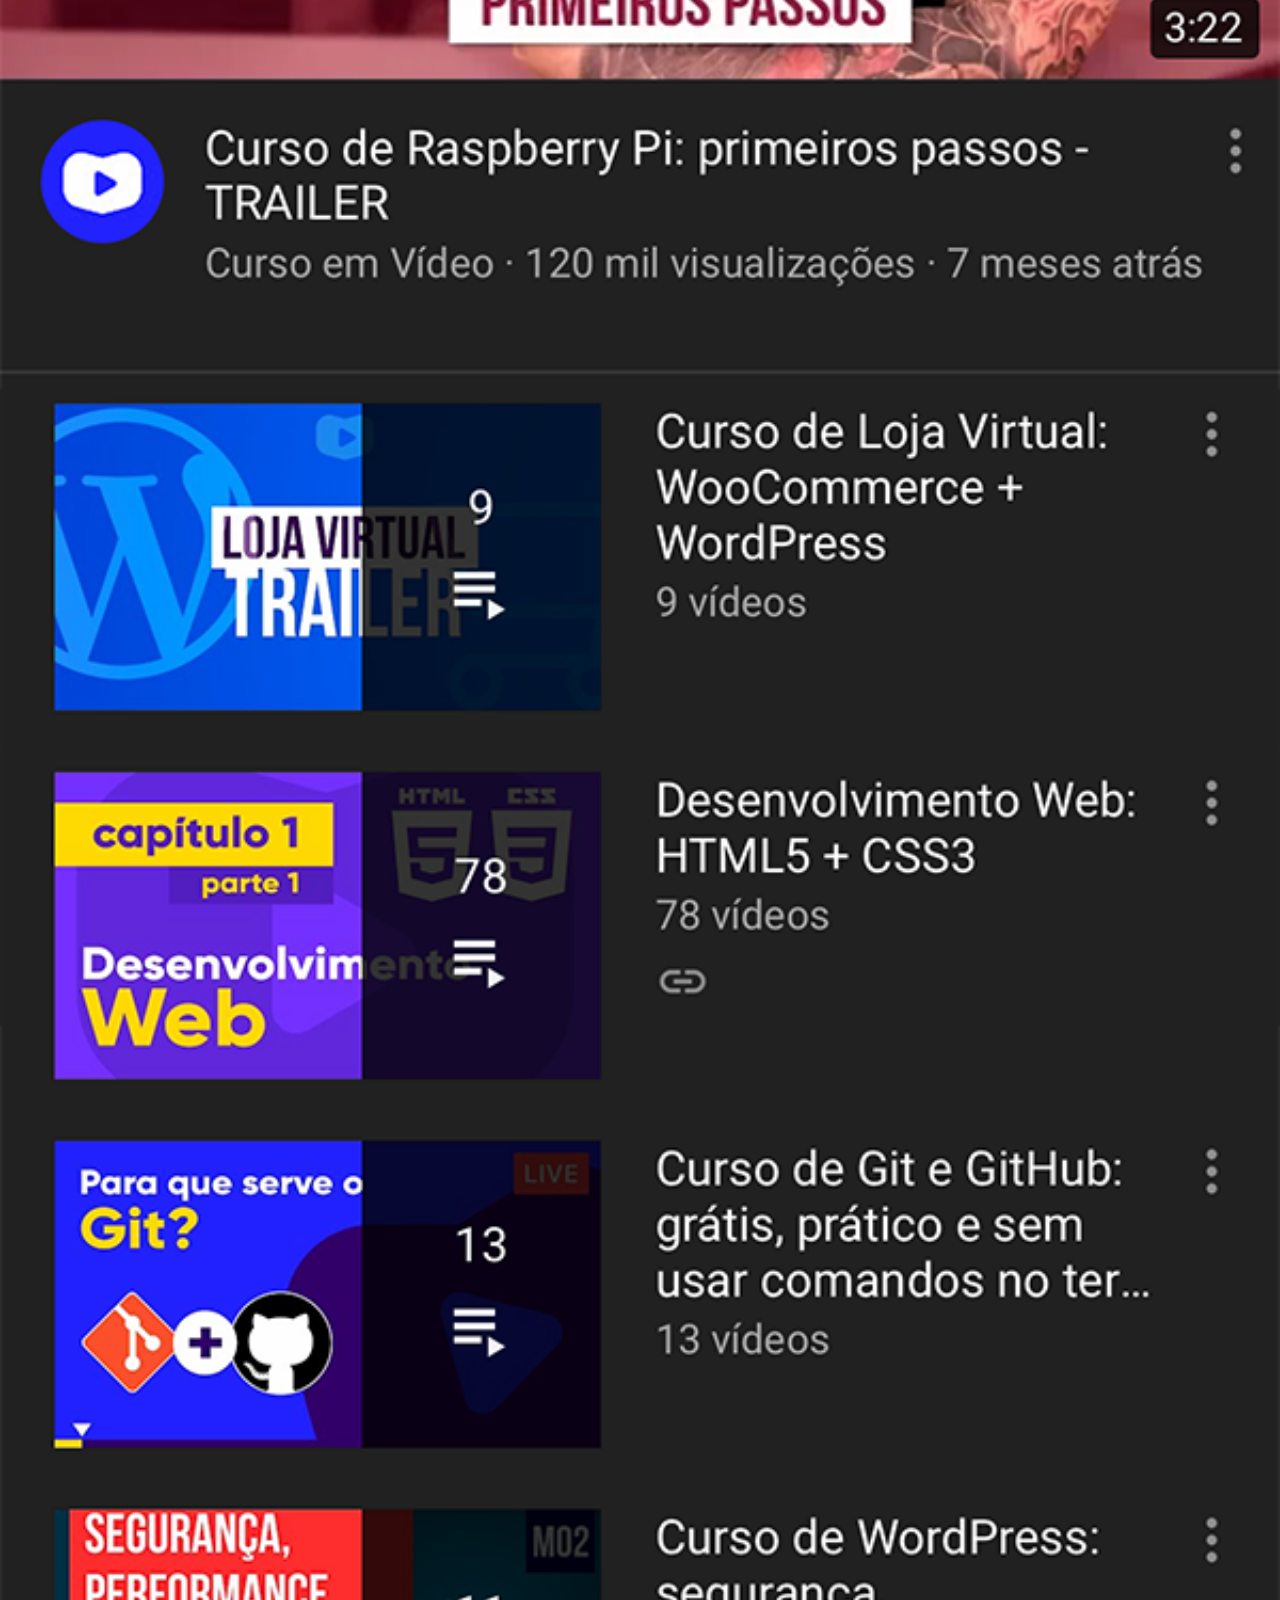
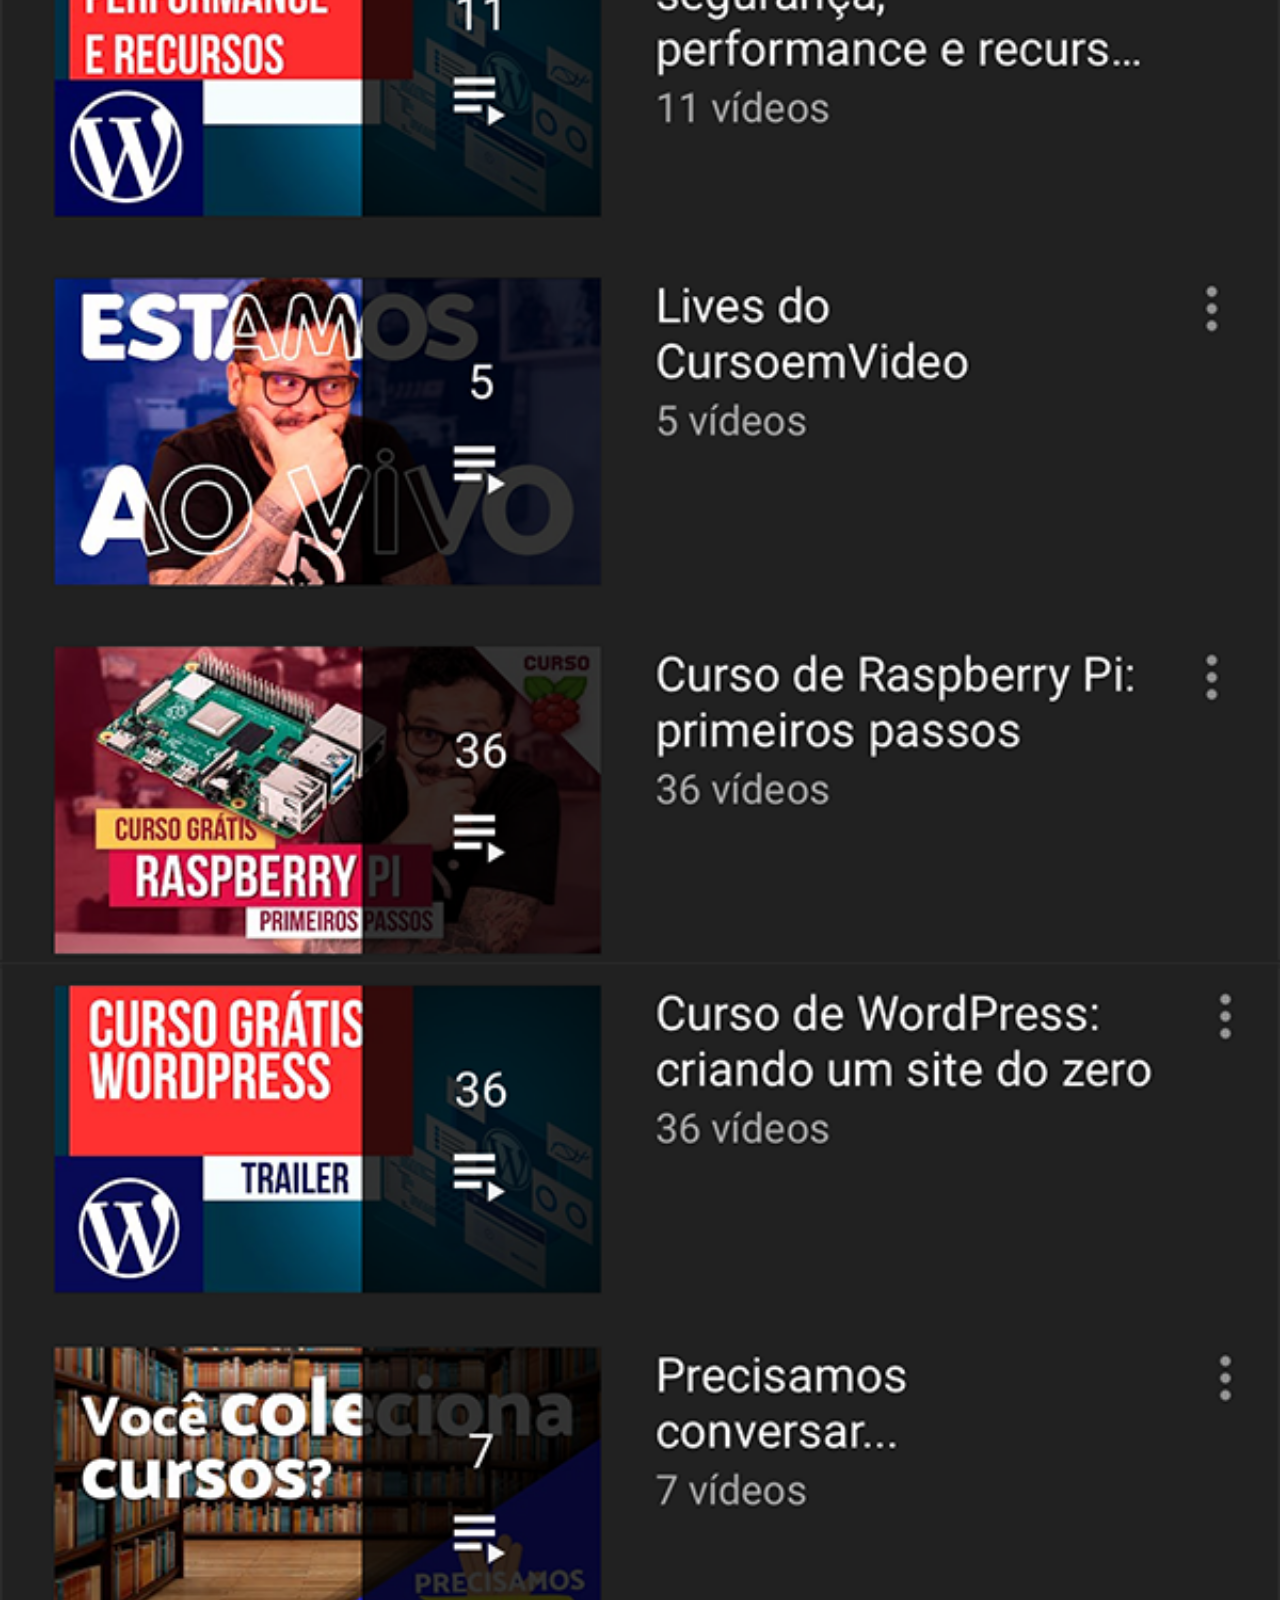
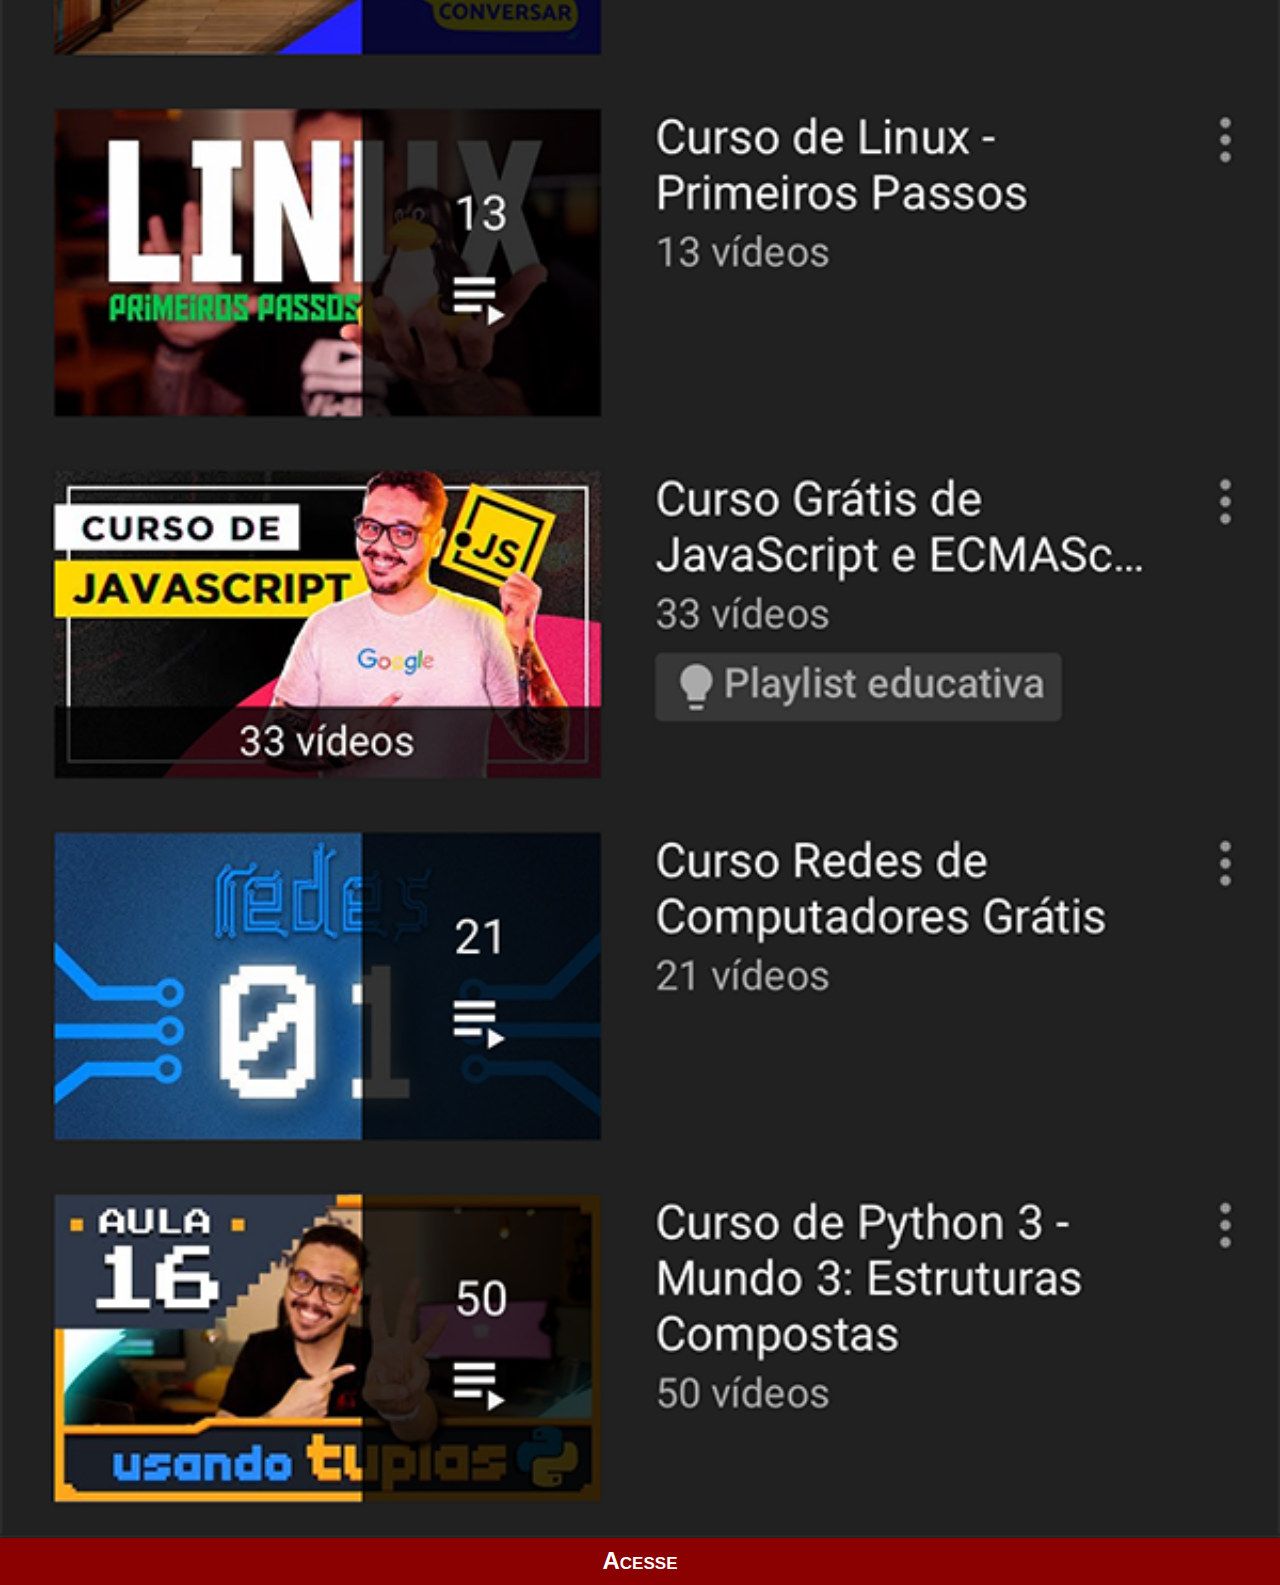
<file: html/youtube.html>
<!DOCTYPE html>
<html lang="pt-br">
<head>
    <meta charset="UTF-8">
    <meta name="viewport" content="width=device-width, initial-scale=1.0">
    <link rel="stylesheet" href="../css/social.css">
    <title>YouTube</title>
</head>
<body>
    <img src="../images/tela-youtube.png" alt="YouTube">
    <a href="https://www.youtube.com/@CursoemVideo/playlists" target="_blank">Acesse</a>
</body>
</html>
</file>
<file: css/style.css>
@charset "UTF-8";

* {
    margin: 0px;
    padding: 0px;
    font-family: Arial, Helvetica, sans-serif;
}

::-webkit-scrollbar {
    width: 0px;
    height: 0px;
    
}

html, body {
    width: 100vw;
    height: 100vh;
    background-color: black;
}

body {
    background-image: url(../images/fundo-madeira.jpg);
    background-position: center center;
    background-repeat: no-repeat;
    background-size: 100vw 100vh;
    background-attachment: fixed;
}

main {
    position: relative;
    height: 100vh;
}

section.telefone {
    position: absolute;
    width: 260px;
    height: 525px;
    top: 50%;
    left: 50%;
    transform: translate(-50%, -50%);
    background-image: url(../images/frame-iphone-p.png);
    background-repeat: no-repeat;
    background-position: center center;
}

iframe#tela {
    position: relative;
    top: 13%;
    left: 7%;
    width: 224px;
    height: 394px;
}

section.redeSociais {
    text-align: right;
}

section.redeSociais img {
    width: 50px;
    height: 50px;
    margin: 10px;
    border-radius: 50%;
    box-shadow: 2px -2px 4px rgba(0, 0, 0, 0.6);
    border: 2px solid rgba(255, 255, 255, 0.3);
    box-sizing: border-box;
}

section.redeSociais img:hover {
    border: 2px solid rgba(255, 255, 255, 1);
    transform: translate(-10%, 10%);
    box-shadow: 5px -5px 8px rgba(0, 0, 0, 0.6);
    transition: transform 0.3s, border 0.3s, box-shadow 0.3s;
}
</file>
<file: css/social.css>
@charset "UTF-8";

* {
    margin: 0px;
    padding: 0px;
    font-family: Arial, Helvetica, sans-serif;
}

::-webkit-scrollbar {
    width: 0px;
    height: 0px;
    
}

img {
    width: 100%;
}

a {
    display: block;
    background-color: darkred;
    color: white;
    text-decoration: none;
    text-align: center;
    font-weight: bold;
    font-size: 1.5em;
    font-variant: small-caps;
    padding: 10px;
    margin-top: -5px;
}
</file>
